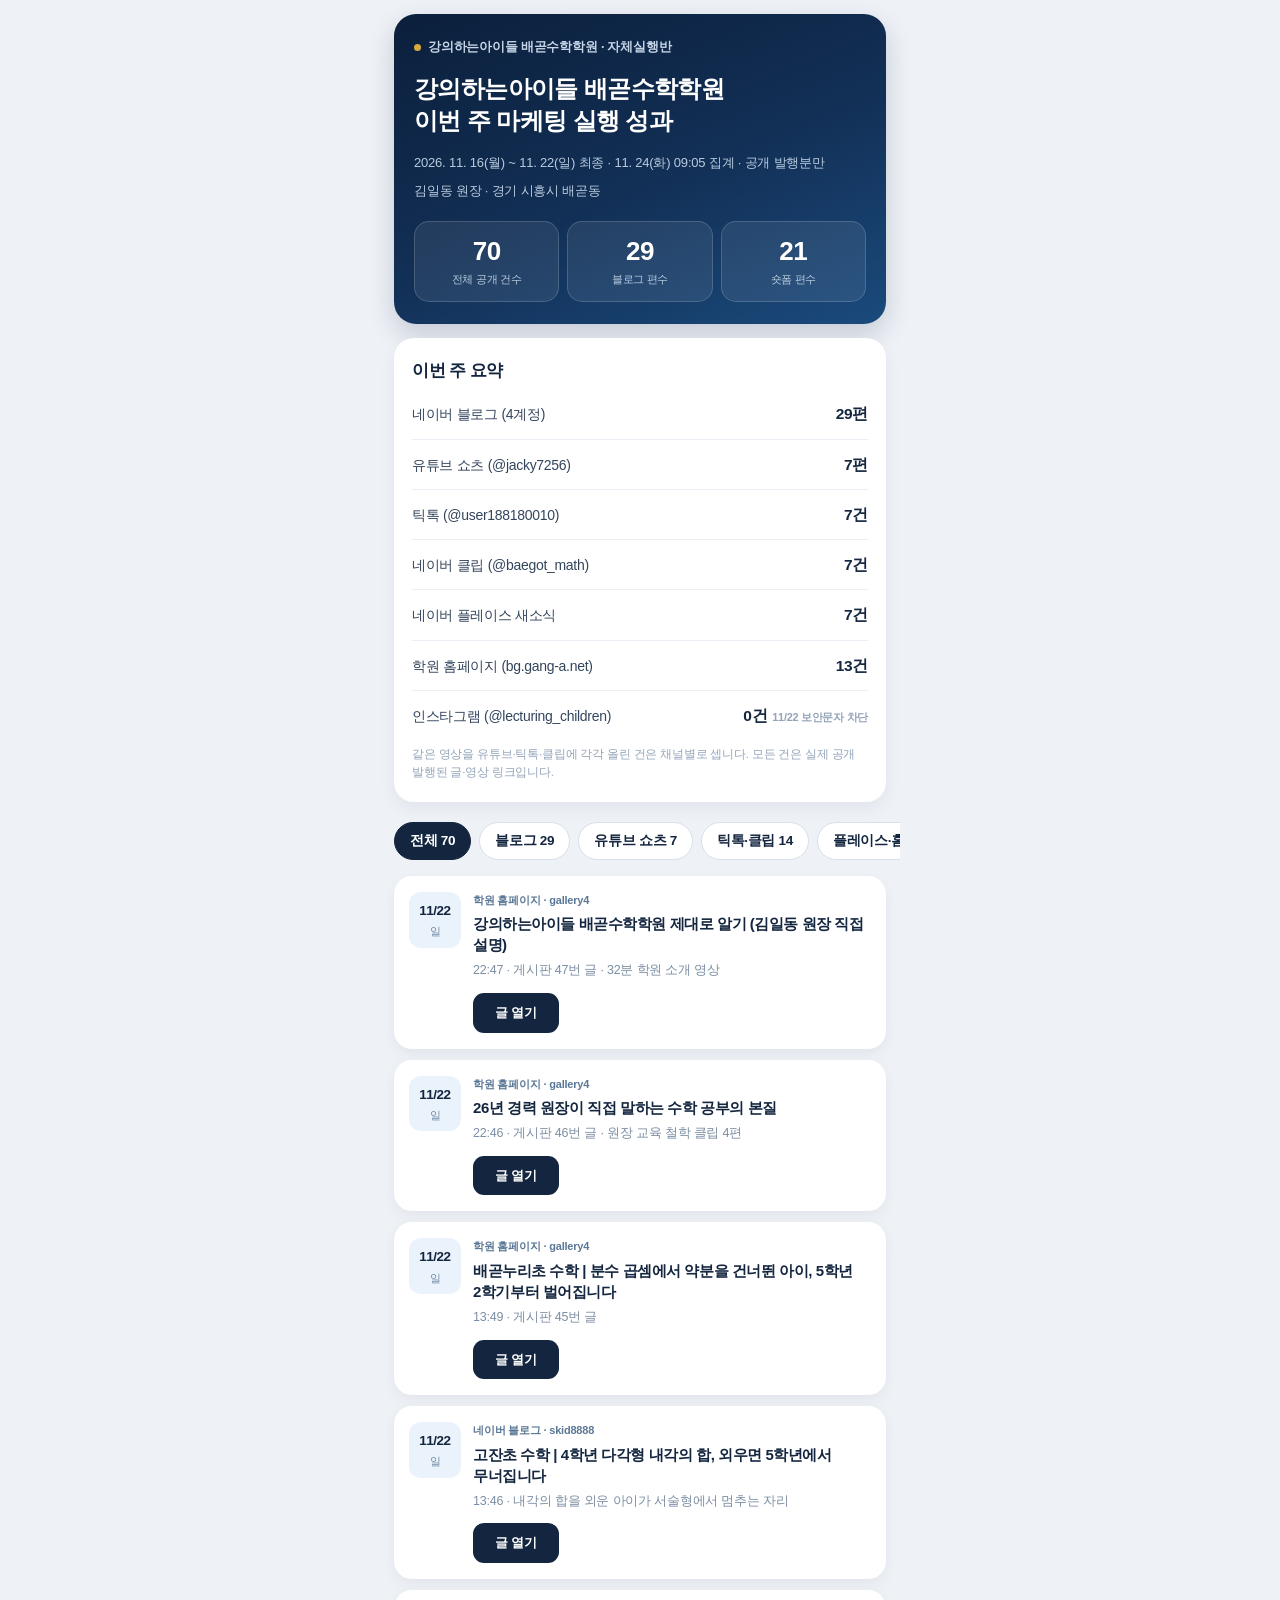
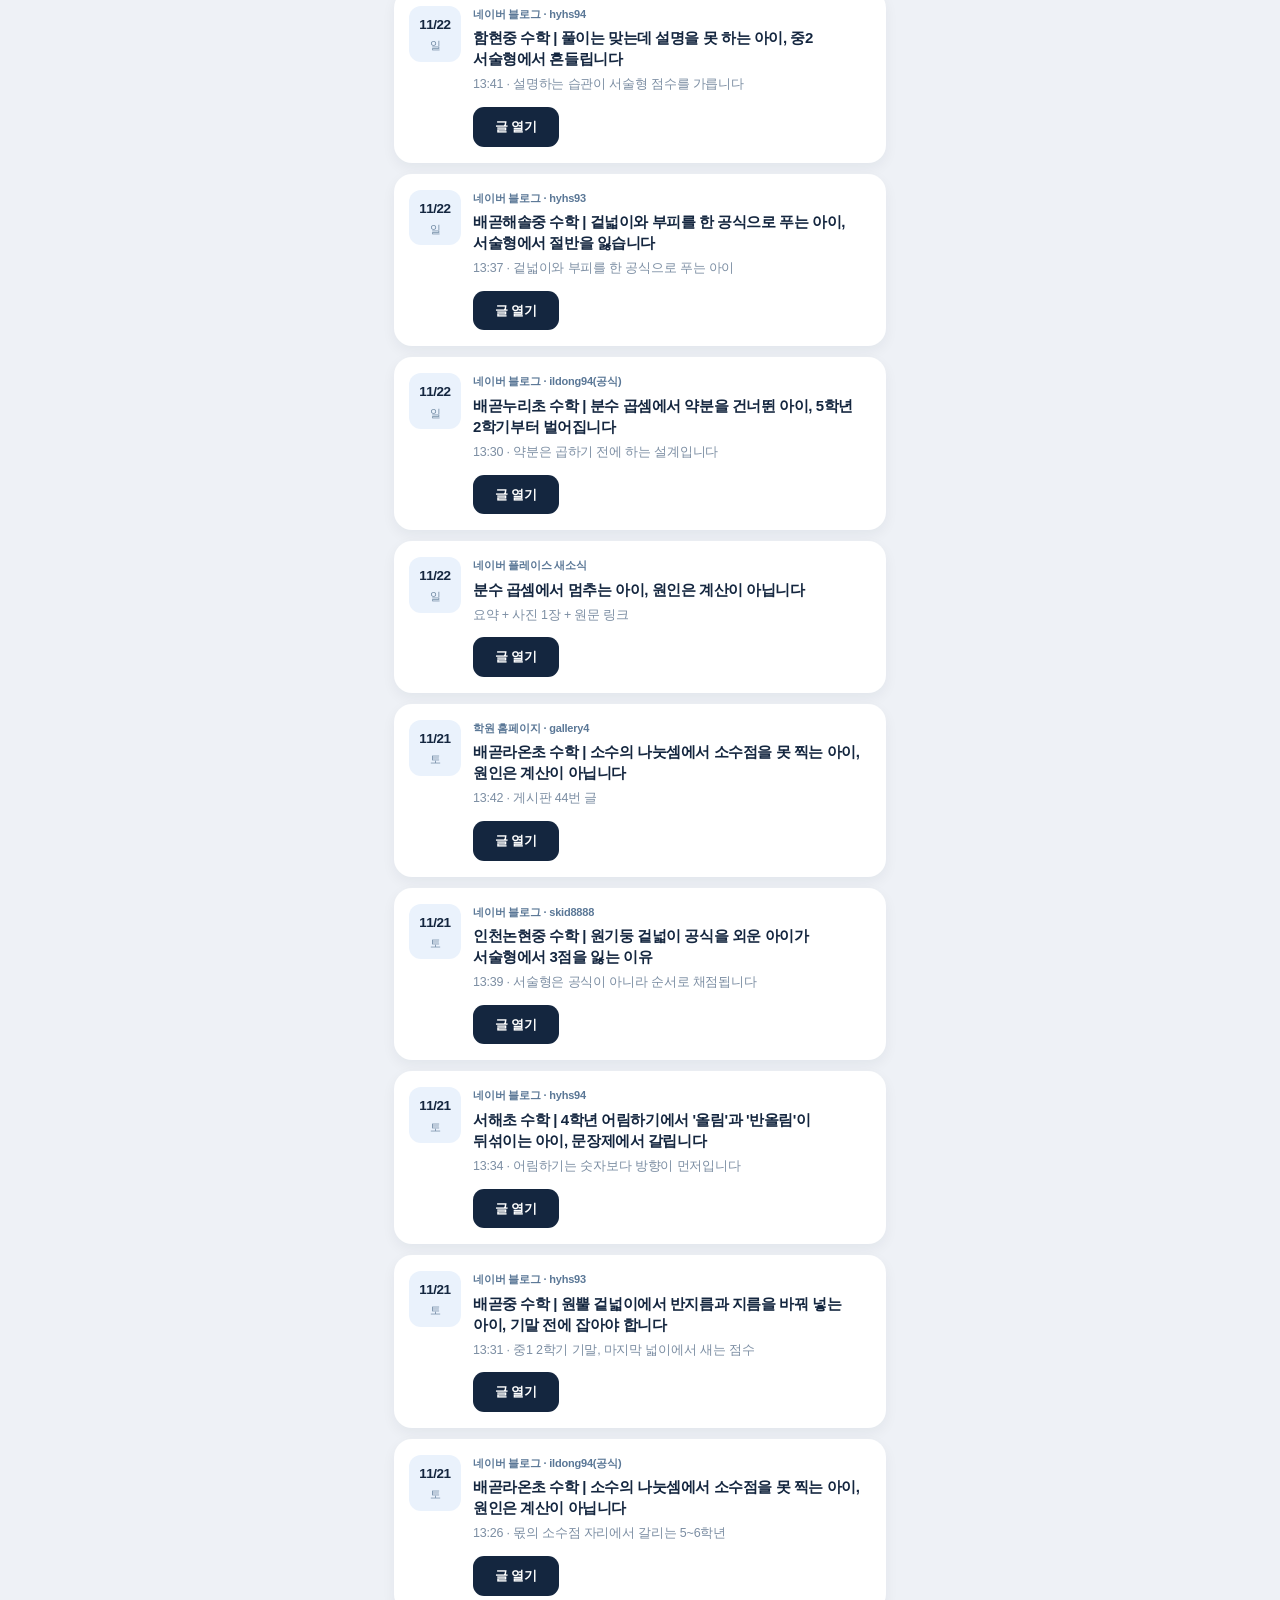
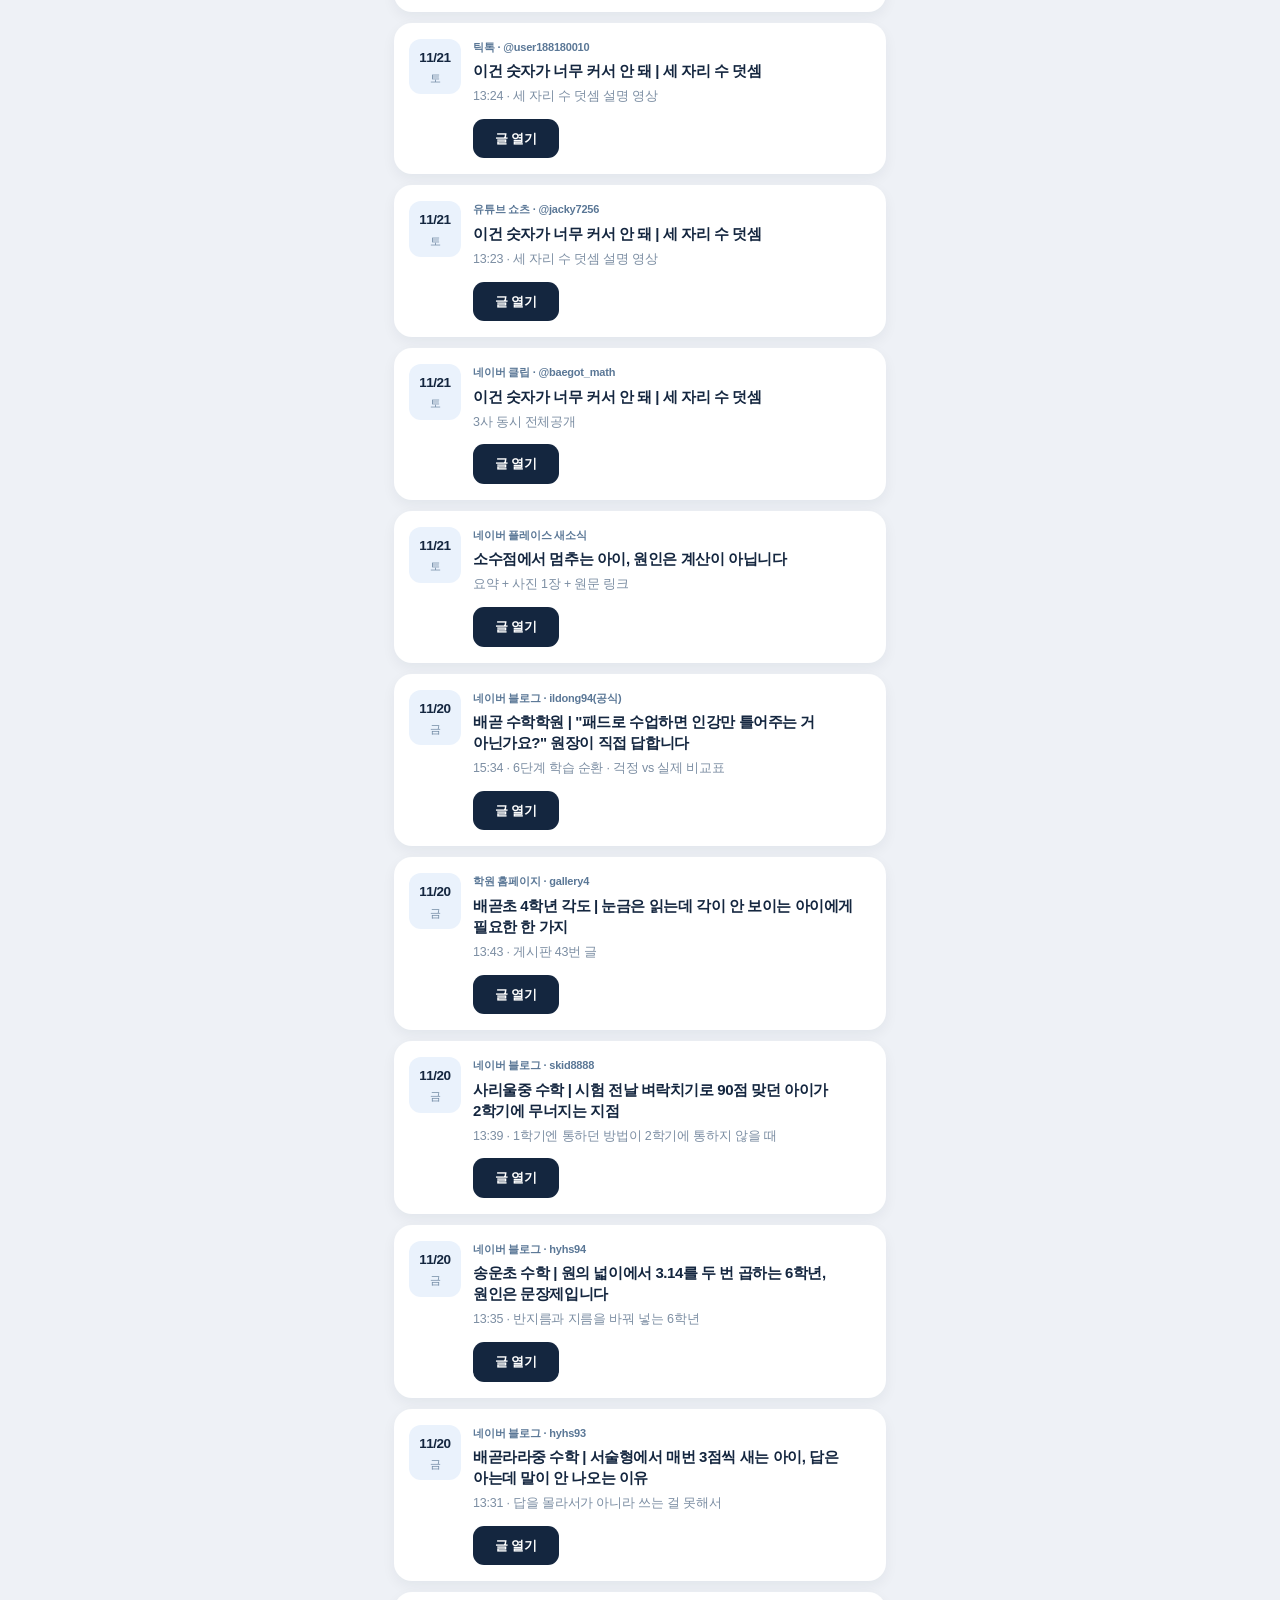
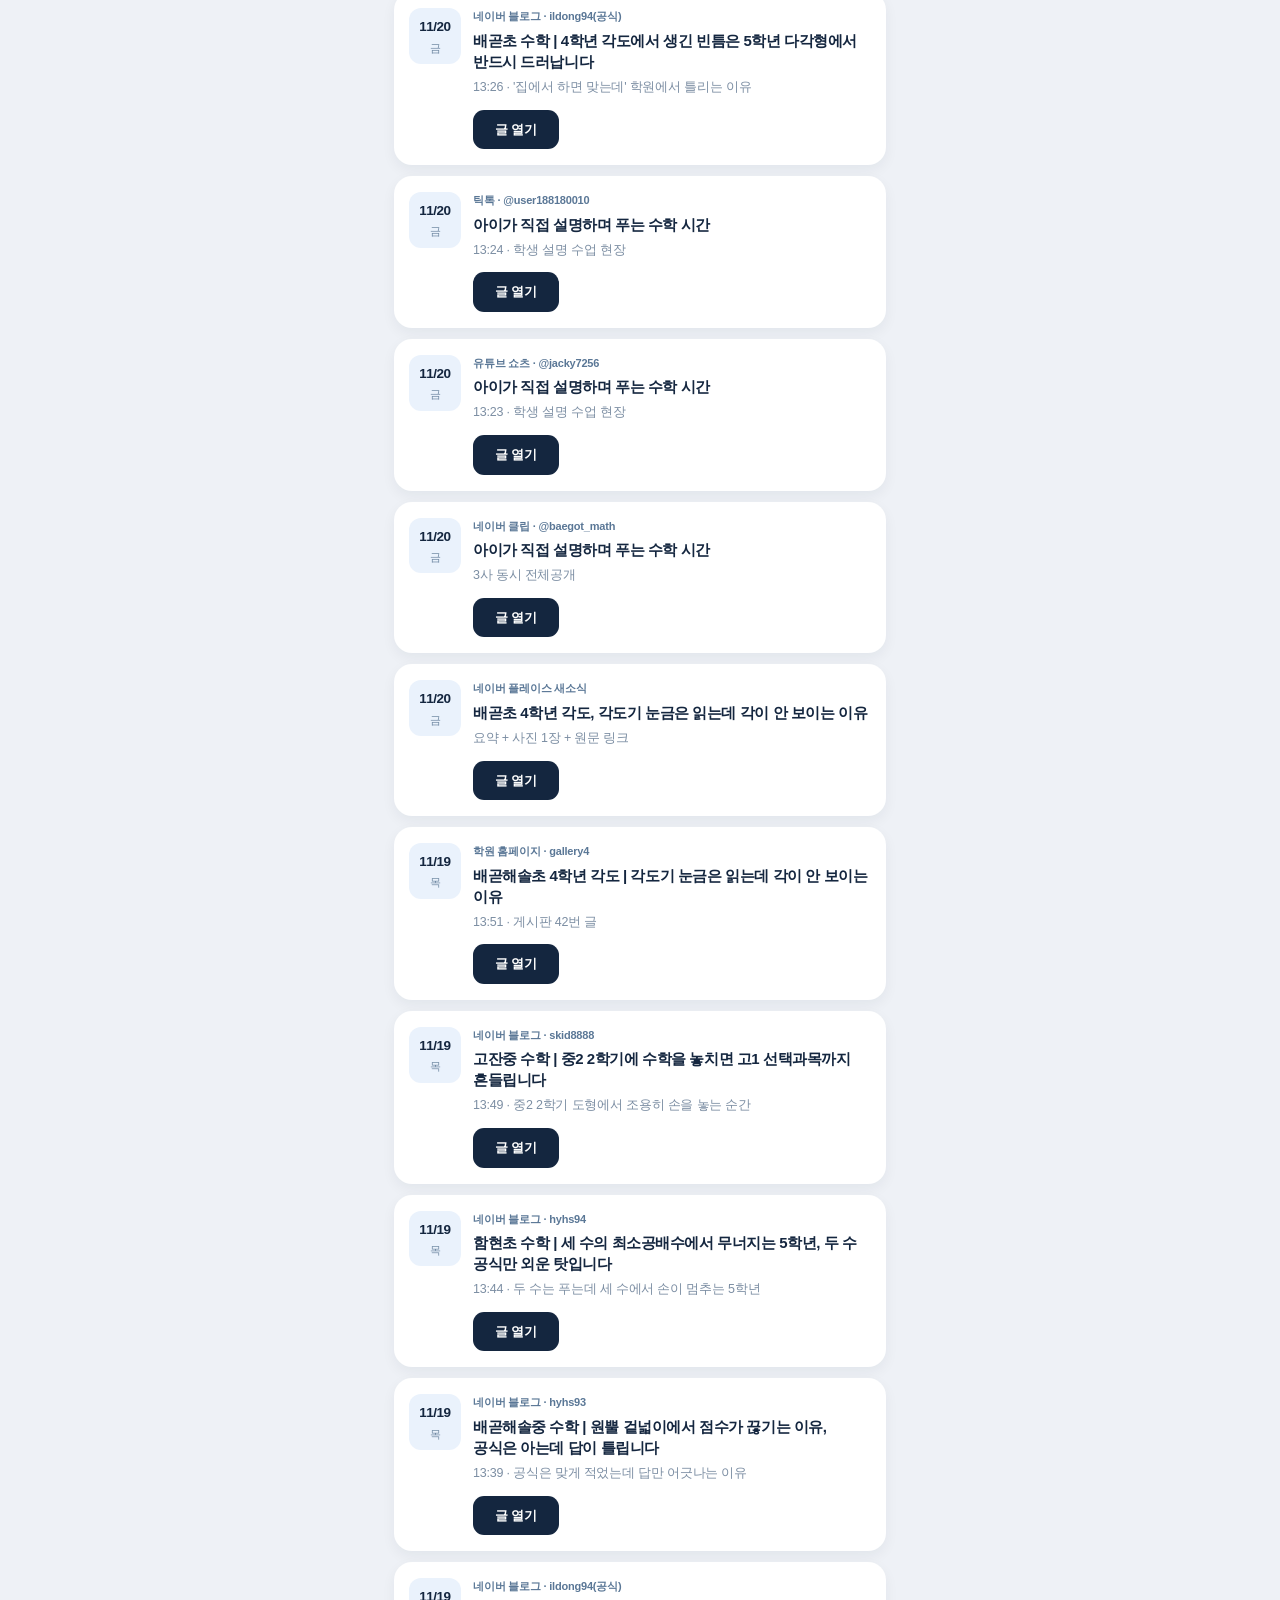
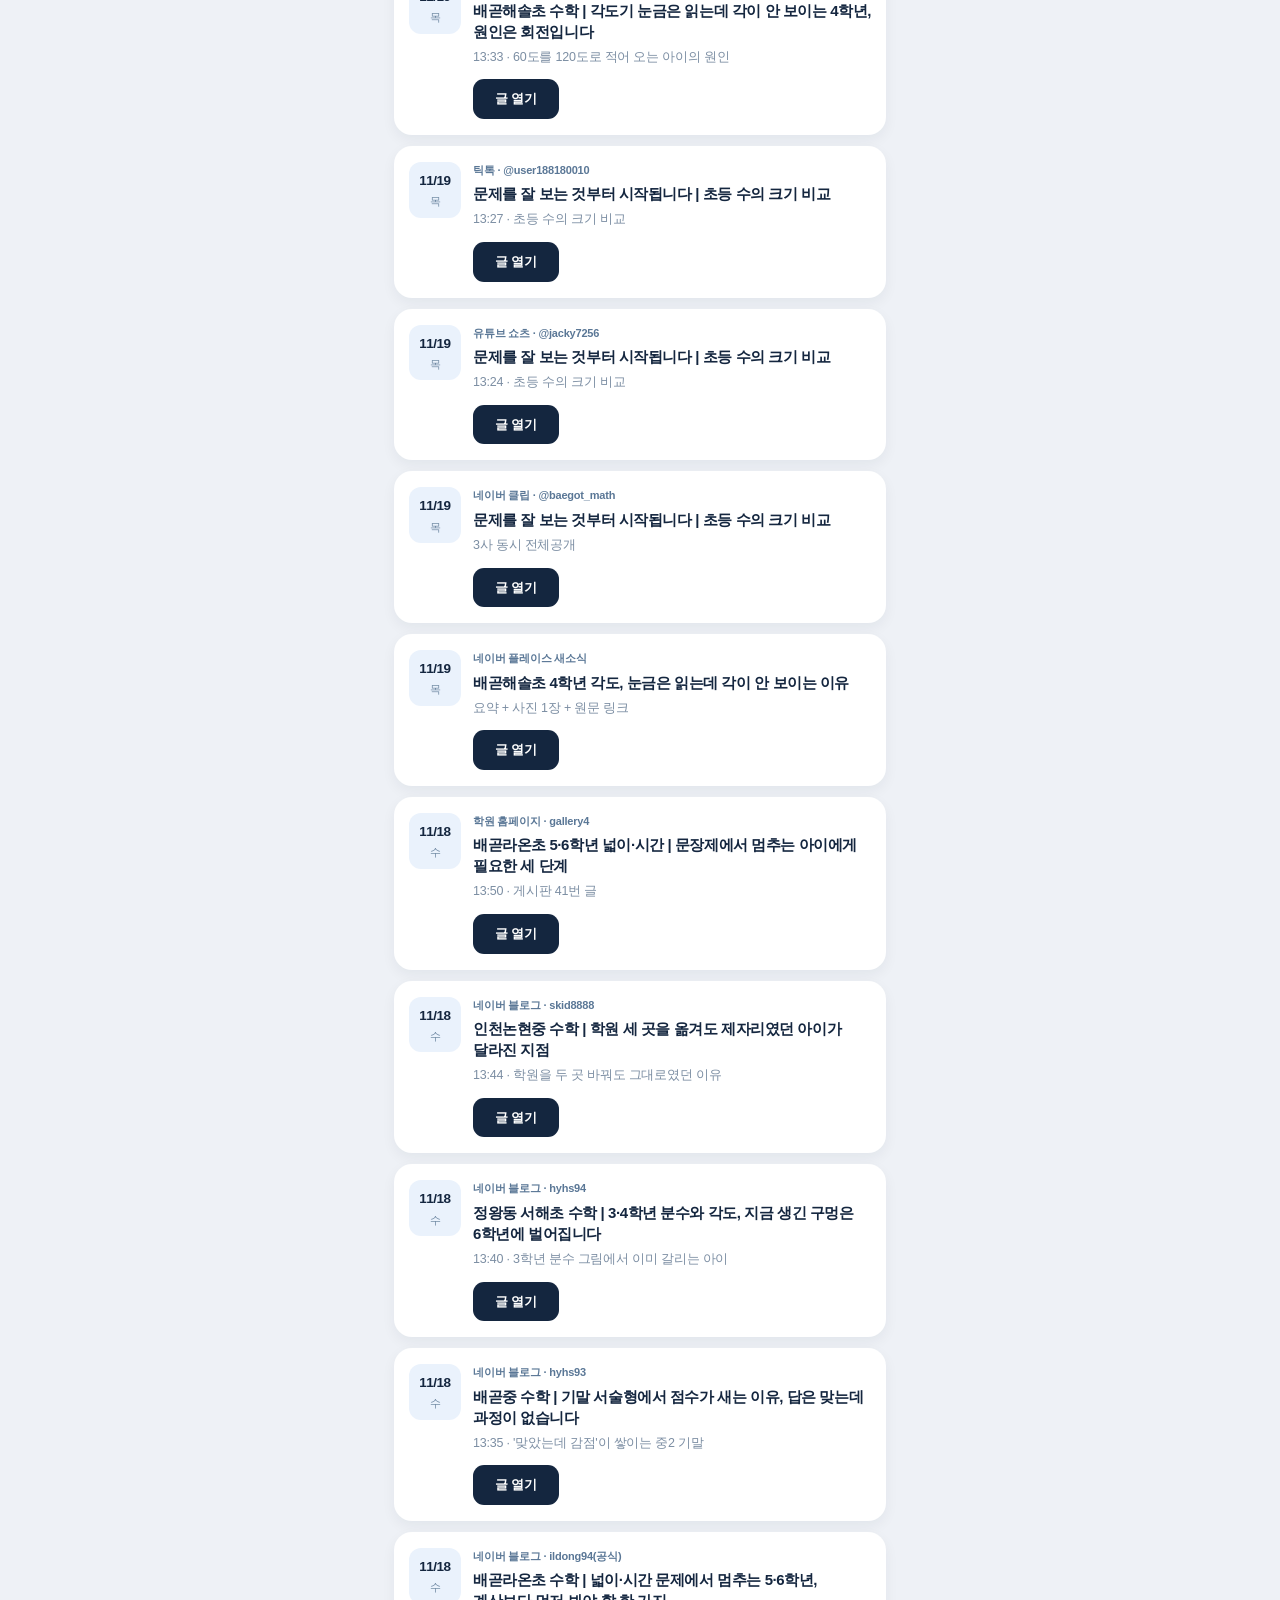
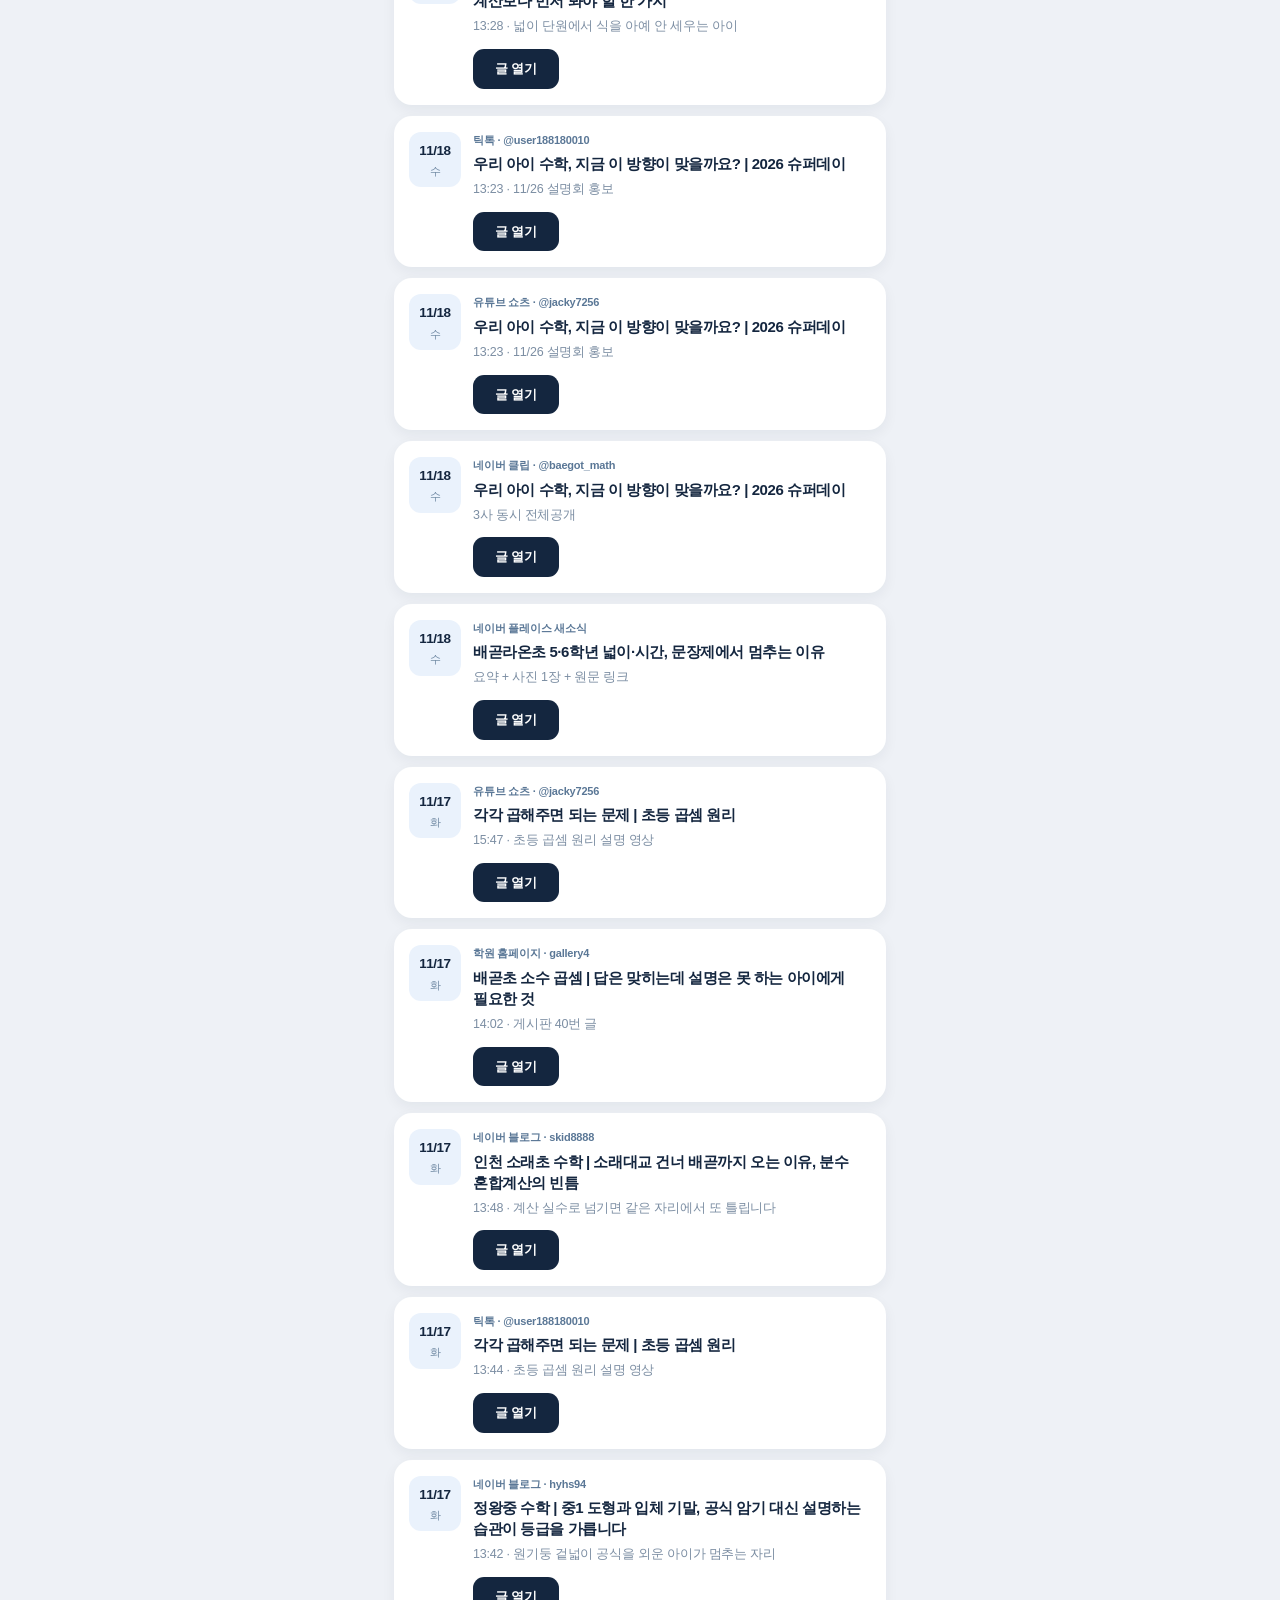
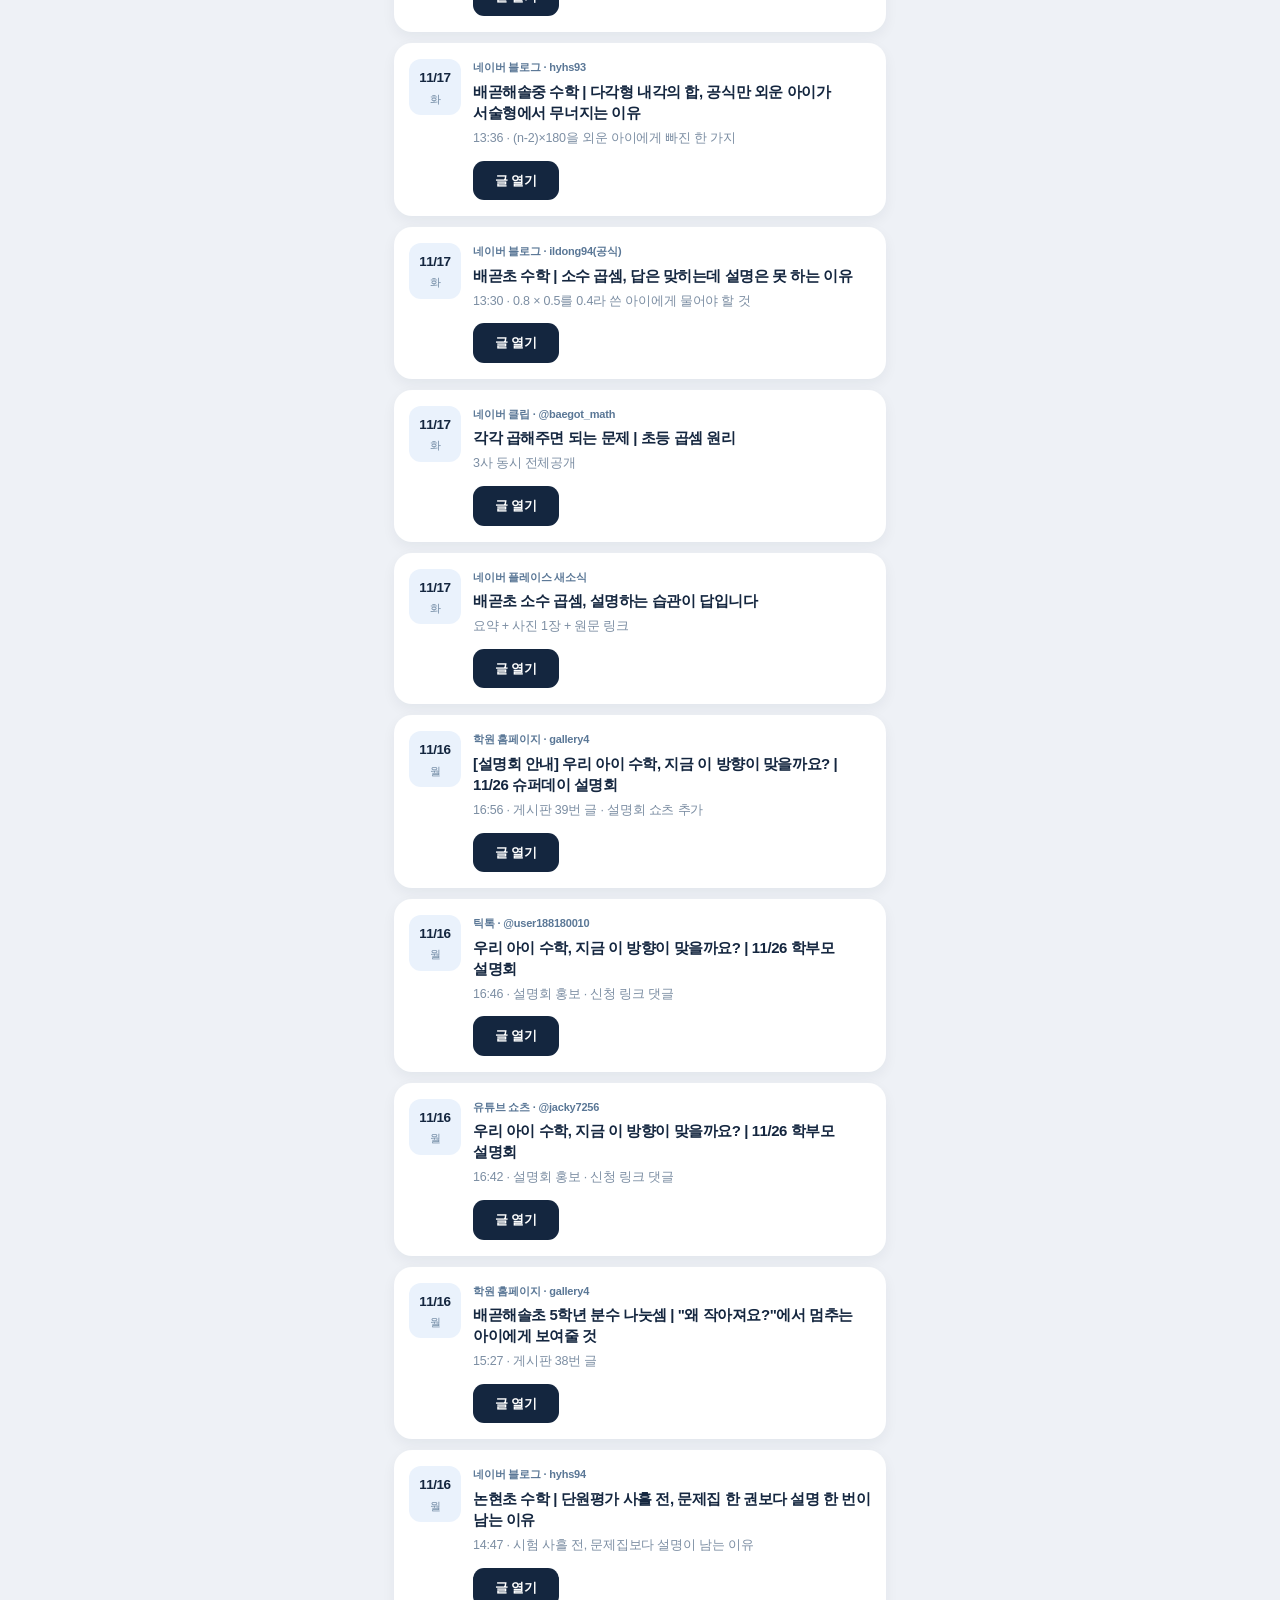
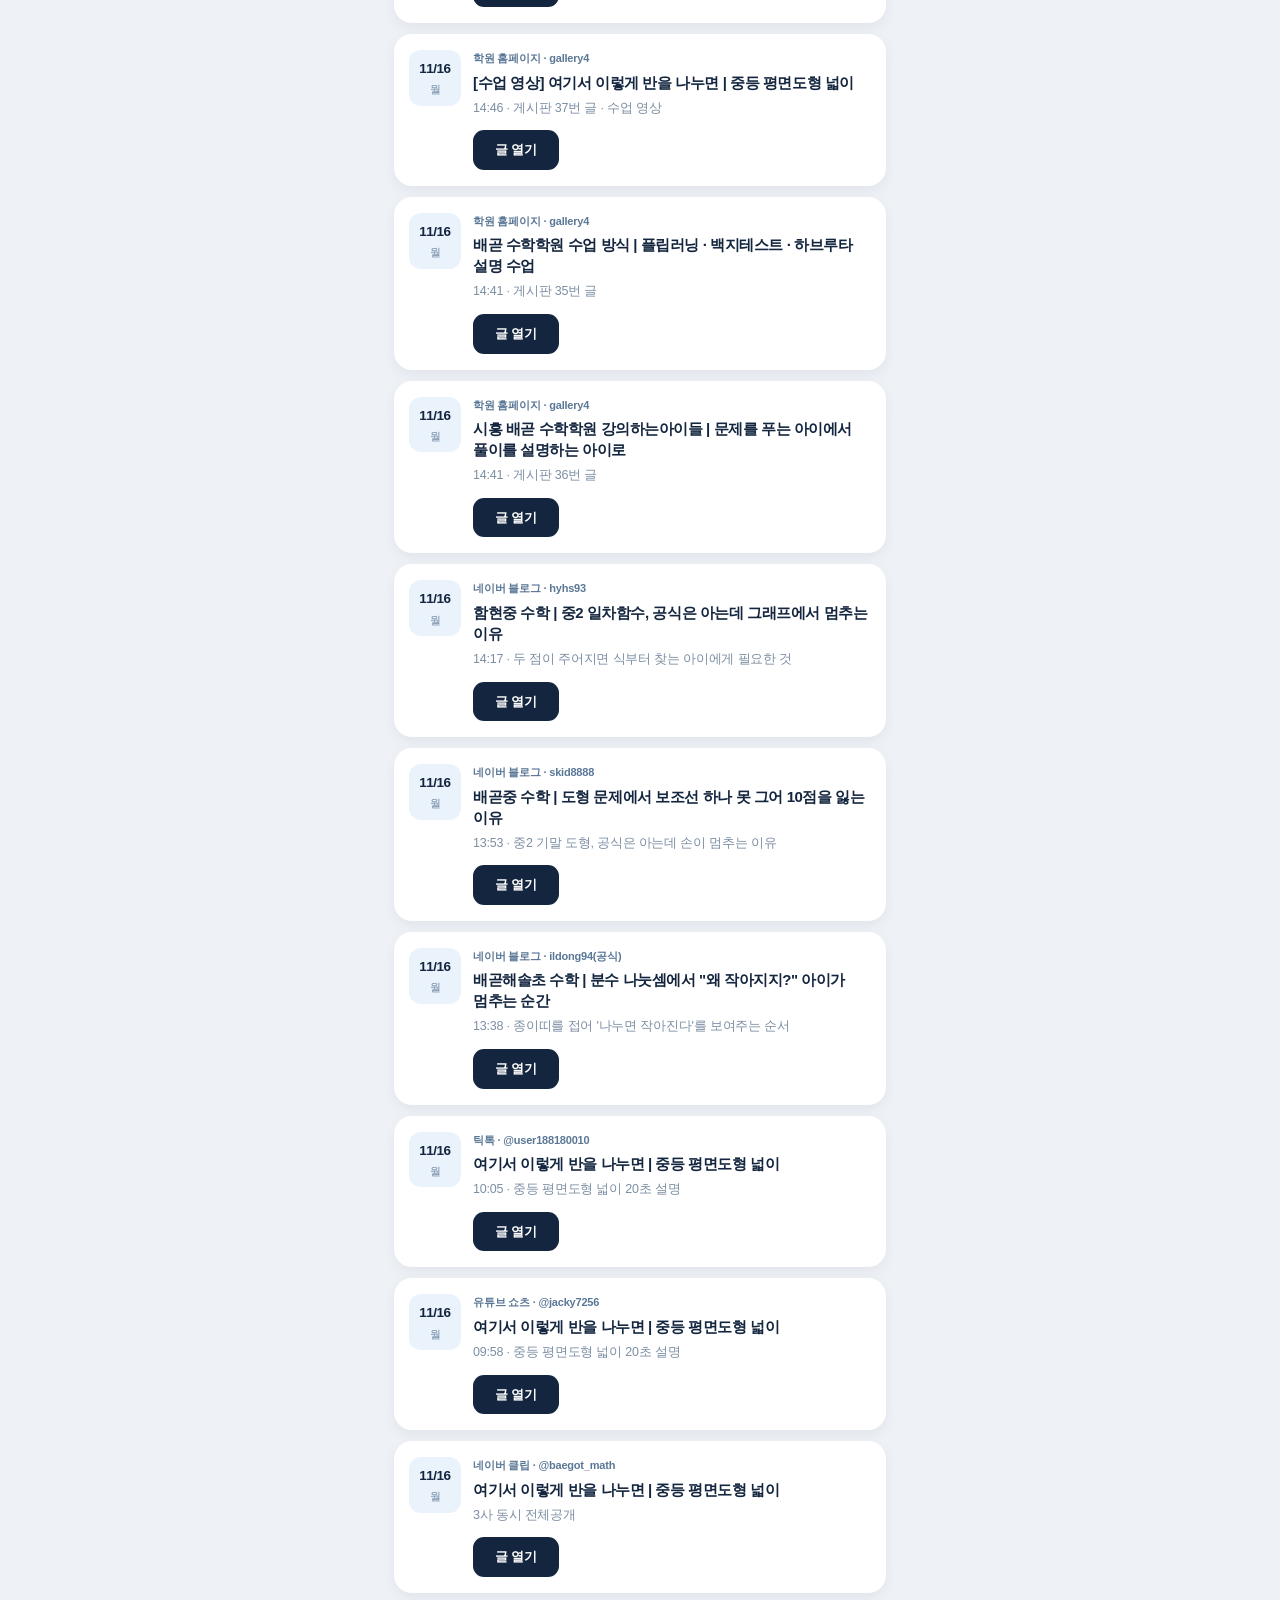
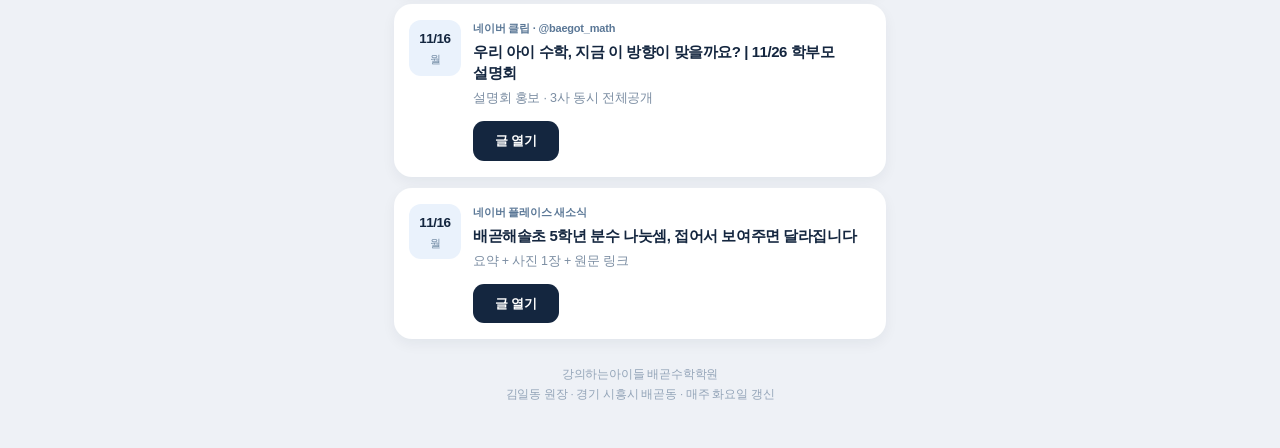
<file: index.html>
<!DOCTYPE html>
<html lang="ko">
<head>
<meta charset="utf-8">
<meta name="viewport" content="width=device-width, initial-scale=1, viewport-fit=cover">
<meta name="theme-color" content="#0d2240">
<title>강의하는아이들 배곧수학학원 이번 주 마케팅 실행 성과</title>
<meta name="description" content="김일동 원장 · 경기 시흥시 배곧동. 2026. 11. 16(월) ~ 11. 22(일) 공개 발행분 주간 성과.">
<meta property="og:type" content="website">
<meta property="og:title" content="강의하는아이들 배곧수학학원 이번 주 마케팅 실행 성과">
<meta property="og:description" content="김일동 원장 · 경기 시흥시 배곧동 · 2026. 11. 16 ~ 11. 22 공개 발행분">
<meta property="og:url" content="https://ildong0311-dot.github.io/">
<meta name="twitter:card" content="summary">
<style>
:root{
  --navy:#122a49;
  --navy-deep:#0d2240;
  --ink:#14263f;
  --ink-soft:#33455c;
  --muted:#7c8ea3;
  --line:#eaeff6;
  --bg:#eef1f6;
  --chip-line:#d7e0ec;
  --gold:#d8a93c;
}
*{box-sizing:border-box;-webkit-tap-highlight-color:transparent}
html,body{margin:0;padding:0}
body{
  background:var(--bg);
  color:var(--ink);
  font-family:-apple-system,BlinkMacSystemFont,"Apple SD Gothic Neo","Pretendard","Noto Sans KR","Malgun Gothic","Segoe UI",sans-serif;
  -webkit-font-smoothing:antialiased;
  line-height:1.5;
}
.wrap{max-width:520px;margin:0 auto;padding:14px 14px 44px}

/* 헤더 */
.hero{
  background:linear-gradient(158deg,#0b1f3b 0%,#122f55 52%,#1a4a7c 100%);
  border-radius:22px;
  padding:24px 20px 22px;
  color:#fff;
  box-shadow:0 10px 26px rgba(13,34,64,.18);
}
.badge{display:flex;align-items:center;gap:7px;font-size:12.5px;font-weight:600;color:#c7d7e8;letter-spacing:-.2px}
.badge .dot{width:7px;height:7px;border-radius:50%;background:var(--gold);flex:none}
.hero h1{
  margin:16px 0 0;
  font-size:24px;line-height:1.34;font-weight:800;letter-spacing:-.6px;color:#fff;
}
.hero h1 span{display:block}
.period{margin:16px 0 0;font-size:13px;line-height:1.55;color:#b9cbe0;letter-spacing:-.2px}
.owner{margin:8px 0 0;font-size:13px;color:#b9cbe0;letter-spacing:-.2px}
.stats{display:flex;gap:8px;margin-top:20px}
.stat{
  flex:1;text-align:center;padding:15px 4px 13px;border-radius:15px;
  background:rgba(255,255,255,.08);
  border:1px solid rgba(255,255,255,.16);
}
.stat b{display:block;font-size:26px;font-weight:800;line-height:1.1;color:#fff;letter-spacing:-.5px}
.stat span{display:block;margin-top:6px;font-size:11px;color:#b9cbe0;letter-spacing:-.3px}

/* 카드 공통 */
.card{background:#fff;border-radius:20px;padding:20px 18px;box-shadow:0 6px 18px rgba(20,38,63,.06)}
.summary{margin-top:14px}
.summary h2{margin:0 0 6px;font-size:17px;font-weight:800;letter-spacing:-.5px;color:var(--ink)}
.srow{display:flex;align-items:baseline;justify-content:space-between;gap:10px;padding:13px 0;border-bottom:1px solid var(--line)}
.srow:last-of-type{border-bottom:0;padding-bottom:4px}
.srow .lab{font-size:14px;color:var(--ink-soft);letter-spacing:-.3px}
.srow .val{font-size:15.5px;font-weight:800;color:var(--ink);white-space:nowrap;letter-spacing:-.3px}
.srow .val em{font-style:normal;font-size:11px;font-weight:600;color:#93a4b8;margin-left:5px}
.note{margin:14px 0 0;font-size:11.5px;line-height:1.6;color:#93a4b8;letter-spacing:-.2px}

/* 필터 */
.chips{
  display:flex;gap:8px;overflow-x:auto;margin:18px -14px 0;padding:2px 14px 6px;
  -webkit-overflow-scrolling:touch;scrollbar-width:none;
}
.chips::-webkit-scrollbar{display:none}
.chip{
  flex:none;border:1px solid var(--chip-line);background:#fff;color:var(--ink);
  font-family:inherit;font-size:13.5px;font-weight:700;letter-spacing:-.3px;
  padding:9px 15px;border-radius:999px;cursor:pointer;white-space:nowrap;
  transition:background .15s,color .15s,border-color .15s;
}
.chip[aria-pressed="true"]{background:var(--ink);border-color:var(--ink);color:#fff}

/* 목록 */
.list{display:grid;gap:11px;margin-top:10px}
.item{
  display:flex;gap:12px;background:#fff;border-radius:18px;padding:16px 15px;
  box-shadow:0 5px 14px rgba(20,38,63,.055);
}
.date{
  flex:none;width:52px;align-self:flex-start;text-align:center;
  background:#eaf2fc;border-radius:12px;padding:9px 0 8px;
}
.date .d{display:block;font-size:13.5px;font-weight:800;color:var(--ink);letter-spacing:-.5px}
.date .w{display:block;margin-top:2px;font-size:11px;color:#7089a3}
.body{flex:1;min-width:0}
.ch{font-size:11px;font-weight:600;color:#5a7796;letter-spacing:-.2px;margin-bottom:5px}
.ttl{margin:0;font-size:15px;font-weight:800;line-height:1.4;color:var(--ink);letter-spacing:-.45px;word-break:keep-all}
.meta{margin:6px 0 0;font-size:12.5px;line-height:1.5;color:var(--muted);letter-spacing:-.2px;word-break:keep-all}
.open{
  display:inline-block;margin-top:13px;padding:10px 22px;border-radius:11px;
  background:var(--ink);color:#fff;text-decoration:none;
  font-size:13px;font-weight:700;letter-spacing:-.2px;
}
.open:active{background:#0a1a2e}
.empty{padding:28px 0;text-align:center;font-size:13px;color:var(--muted)}

.foot{margin:26px 0 0;text-align:center;font-size:11.5px;line-height:1.7;color:#93a4b8;letter-spacing:-.2px}
</style>
</head>
<body>
<div class="wrap">
  <header class="hero">
    <div class="badge"><span class="dot"></span><span id="badge">강의하는아이들 배곧수학학원 · 자체실행반</span></div>
    <h1 id="title"></h1>
    <p class="period" id="period"></p>
    <p class="owner" id="owner"></p>
    <div class="stats" id="stats"></div>
  </header>

  <section class="card summary">
    <h2>이번 주 요약</h2>
    <div id="summary"></div>
    <p class="note" id="note"></p>
  </section>

  <nav class="chips" id="chips" aria-label="채널 필터"></nav>
  <div class="list" id="list"></div>
  <p class="foot" id="foot"></p>
</div>

<script>
(function(){
  var state = { items: [], filter: 'all' };
  var pad = function(n){ return n < 10 ? '0' + n : '' + n; };

  function esc(s){
    return String(s == null ? '' : s).replace(/[&<>"']/g, function(c){
      return {'&':'&amp;','<':'&lt;','>':'&gt;','"':'&quot;',"'":'&#39;'}[c];
    });
  }

  function income(item){
    if(item.time) return item.time + ' · ' + item.sub;
    return item.sub;
  }

  function render(){
    var list = document.getElementById('list');
    var rows = state.items.filter(function(it){
      if(state.filter === 'all') return true;
      if(state.filter === 'short') return it.cat === 'tt' || it.cat === 'clip';
      if(state.filter === 'etc') return it.cat === 'place' || it.cat === 'home';
      return it.cat === state.filter;
    });
    if(!rows.length){ list.innerHTML = '<div class="empty">해당 채널의 발행분이 없습니다.</div>'; return; }
    list.innerHTML = rows.map(function(it){
      var p = it.date.split('-');
      return '<article class="item">' +
        '<div class="date"><span class="d">' + p[1] + '/' + p[2] + '</span><span class="w">' + esc(it.dow) + '</span></div>' +
        '<div class="body">' +
          '<div class="ch">' + esc(it.ch) + '</div>' +
          '<h3 class="ttl">' + esc(it.title) + '</h3>' +
          '<p class="meta">' + esc(income(it)) + '</p>' +
          '<a class="open" href="' + esc(it.url) + '" target="_blank" rel="noopener">글 열기</a>' +
        '</div>' +
      '</article>';
    }).join('');
  }

  function bindChips(filters){
    var box = document.getElementById('chips');
    box.innerHTML = filters.map(function(f){
      return '<button class="chip" type="button" data-key="' + f.key + '" aria-pressed="' +
        (f.key === state.filter ? 'true' : 'false') + '">' + esc(f.label) + ' ' + f.count + '</button>';
    }).join('');
    box.addEventListener('click', function(e){
      var b = e.target.closest('.chip'); if(!b) return;
      state.filter = b.dataset.key;
      [].forEach.call(box.querySelectorAll('.chip'), function(c){
        c.setAttribute('aria-pressed', c === b ? 'true' : 'false');
      });
      render();
    });
  }

  fetch('data.json', { cache: 'no-store' })
    .then(function(r){ if(!r.ok) throw new Error('load'); return r.json(); })
    .then(function(d){
      document.getElementById('badge').textContent = d.badge;
      document.getElementById('title').innerHTML =
        '<span>' + esc(d.academy) + '</span><span>' + esc(d.title.replace(d.academy, '').trim()) + '</span>';
      document.getElementById('period').textContent = d.period_label;
      document.getElementById('owner').textContent = d.owner_line;
      document.getElementById('stats').innerHTML = d.stats.map(function(s){
        return '<div class="stat"><b>' + s.value + '</b><span>' + esc(s.label) + '</span></div>';
      }).join('');
      document.getElementById('summary').innerHTML = d.summary.map(function(r){
        return '<div class="srow"><span class="lab">' + esc(r.label) + '</span><span class="val">' +
          esc(r.value) + (r.note ? '<em>' + esc(r.note) + '</em>' : '') + '</span></div>';
      }).join('');
      document.getElementById('note').textContent = d.summary_note || '';
      document.getElementById('foot').innerHTML =
        esc(d.academy) + '<br>' + esc(d.owner_line) + ' · 매주 화요일 갱신';
      state.items = d.items || [];
      bindChips(d.filters || []);
      render();
    })
    .catch(function(){
      document.getElementById('list').innerHTML =
        '<div class="empty">데이터를 불러오지 못했습니다. 잠시 후 새로고침해 주세요.</div>';
    });
})();
</script>
</body>
</html>
</file>
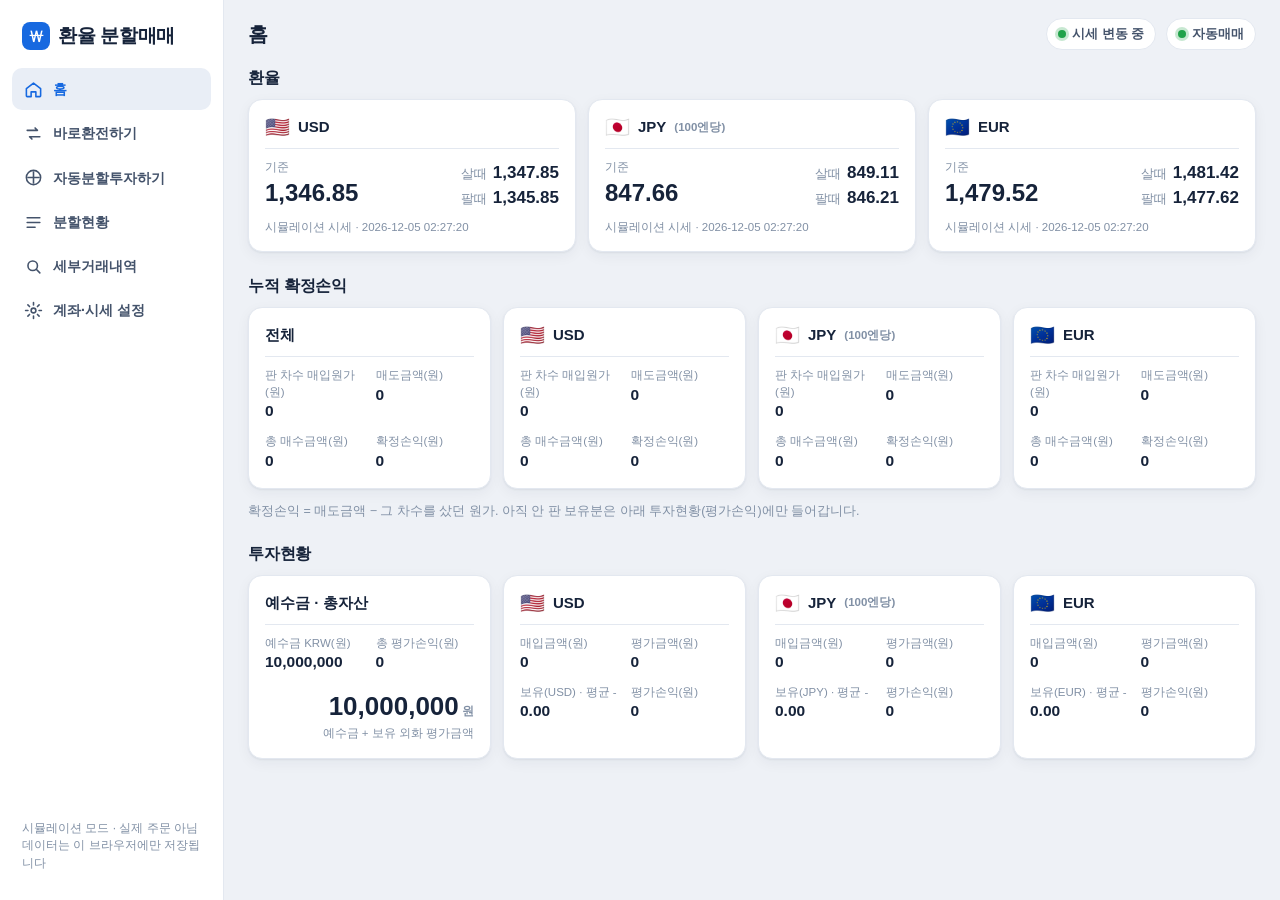
<file: fx-split/index.html>
<!DOCTYPE html>
<html lang="ko">
<head>
<meta charset="utf-8">
<meta name="viewport" content="width=device-width, initial-scale=1, viewport-fit=cover">
<title>환율 분할매매</title>
<meta name="description" content="달러·엔·유로 분할 매수/매도 자동매매 시뮬레이터">
<meta name="robots" content="noindex">
<style>
:root{
  --bg:#eef1f6; --panel:#ffffff; --panel2:#f6f8fb; --ink:#16233a; --ink2:#44536b; --muted:#8190a5;
  --line:#e3e8f0; --accent:#1769e0; --accent-ink:#ffffff; --buy:#e5582a; --sell:#1769e0;
  --up:#d6342c; --down:#2a5bd7; --ok:#21a24a; --warn:#b7791f; --warn-bg:#fff6e5; --chip:#e9eef6;
  --shadow:0 1px 2px rgba(20,35,60,.06),0 4px 14px rgba(20,35,60,.05);
}
@media (prefers-color-scheme: dark){ :root:not([data-theme="light"]){
  --bg:#0f141c; --panel:#171e29; --panel2:#1d2532; --ink:#e6ebf3; --ink2:#b4bfcf; --muted:#7f8ba0;
  --line:#2a3443; --accent:#4b8ef0; --buy:#f07a4c; --sell:#4b8ef0; --up:#ff6b61; --down:#6d97ff;
  --ok:#3cc46a; --warn:#e5b04a; --warn-bg:#2d2615; --chip:#243041; --shadow:none;
}}
:root[data-theme="dark"]{
  --bg:#0f141c; --panel:#171e29; --panel2:#1d2532; --ink:#e6ebf3; --ink2:#b4bfcf; --muted:#7f8ba0;
  --line:#2a3443; --accent:#4b8ef0; --buy:#f07a4c; --sell:#4b8ef0; --up:#ff6b61; --down:#6d97ff;
  --ok:#3cc46a; --warn:#e5b04a; --warn-bg:#2d2615; --chip:#243041; --shadow:none;
}
*{box-sizing:border-box}
html,body{margin:0}
body{background:var(--bg);color:var(--ink);font-family:-apple-system,BlinkMacSystemFont,"Apple SD Gothic Neo","Pretendard","Noto Sans KR","Malgun Gothic","Segoe UI",sans-serif;font-size:14px;line-height:1.45;-webkit-font-smoothing:antialiased}
button,input,select{font:inherit;color:inherit}
.num{font-variant-numeric:tabular-nums}
.app{display:flex;min-height:100vh}
/* 사이드바 */
.side{width:224px;flex:none;background:var(--panel);border-right:1px solid var(--line);padding:18px 12px;position:sticky;top:0;height:100vh;display:flex;flex-direction:column}
.brand{font-weight:800;font-size:19px;letter-spacing:-.3px;padding:4px 10px 18px;display:flex;align-items:center;gap:8px}
.brand i{display:inline-grid;place-items:center;width:28px;height:28px;border-radius:8px;background:var(--accent);color:#fff;font-style:normal;font-size:15px}
.nav a{display:flex;align-items:center;gap:10px;padding:11px 12px;border-radius:10px;color:var(--ink2);text-decoration:none;font-weight:600;margin-bottom:2px;cursor:pointer}
.nav a:hover{background:var(--panel2)}
.nav a.on{background:var(--chip);color:var(--accent)}
.nav svg{width:19px;height:19px;flex:none}
.side .foot{margin-top:auto;font-size:12px;color:var(--muted);padding:10px}
/* 메인 */
.main{flex:1;min-width:0;padding:18px 24px 40px}
.top{display:flex;align-items:center;gap:10px;margin-bottom:16px}
.top h1{font-size:20px;margin:0;flex:1;letter-spacing:-.3px}
.pill{display:inline-flex;align-items:center;gap:6px;padding:6px 11px;border-radius:999px;background:var(--panel);border:1px solid var(--line);font-size:12.5px;font-weight:600;color:var(--ink2);cursor:pointer}
.dot{width:8px;height:8px;border-radius:50%;background:var(--muted)}
.dot.on{background:var(--ok);box-shadow:0 0 0 3px color-mix(in srgb,var(--ok) 25%,transparent)}
.sec{font-size:16px;font-weight:800;margin:22px 0 10px;letter-spacing:-.2px}
.sec:first-child{margin-top:0}
.grid{display:grid;gap:12px;grid-template-columns:repeat(auto-fit,minmax(240px,1fr))}
.card{background:var(--panel);border-radius:14px;padding:16px;box-shadow:var(--shadow);border:1px solid var(--line);min-width:0}
.card h3{margin:0 0 10px;font-size:15px;display:flex;align-items:center;gap:8px;padding-bottom:10px;border-bottom:1px solid var(--line)}
.flag{font-size:20px;line-height:1}
.kv{display:grid;grid-template-columns:1fr 1fr;gap:10px 12px}
.kv label{display:block;font-size:11.5px;color:var(--muted)}
.kv b{font-size:15.5px;font-weight:700}
.up{color:var(--up)} .down{color:var(--down)}
.rate{display:flex;justify-content:space-between;align-items:flex-end;gap:10px}
.rate .mid{font-size:24px;font-weight:800}
.rate .sb{text-align:right;font-size:13px;color:var(--muted)}
.rate .sb b{font-size:17px;color:var(--ink);margin-left:6px}
.meta{font-size:11.5px;color:var(--muted)}
.big{font-size:26px;font-weight:800;text-align:right;margin-top:14px}
/* 버튼/폼 */
.btn{border:0;border-radius:10px;padding:10px 14px;font-weight:700;cursor:pointer;background:var(--chip);color:var(--ink)}
.btn.pri{background:var(--accent);color:var(--accent-ink)}
.btn.buy{background:var(--buy);color:#fff} .btn.sell{background:var(--sell);color:#fff}
.btn.ok{background:var(--ok);color:#fff}
.btn.ghost{background:transparent;border:1px solid var(--line)}
.btn.sm{padding:6px 10px;font-size:12.5px;border-radius:8px}
.btn:disabled{opacity:.45;cursor:not-allowed}
.row{display:flex;gap:8px;align-items:center;flex-wrap:wrap}
.field{background:var(--panel2);border-radius:10px;padding:10px 12px;margin-bottom:8px;display:flex;align-items:center;gap:10px}
.field>span{font-weight:700;font-size:13px;min-width:92px;color:var(--ink2)}
.field input,.field select{flex:1;min-width:0;border:0;background:transparent;text-align:right;font-weight:700;font-size:15px;outline:none}
.field select{text-align:left}
.field input:focus{background:var(--panel);border-radius:6px}
.field em{font-style:normal;color:var(--muted);font-size:13px}
.seg{display:inline-flex;background:var(--chip);border-radius:999px;padding:3px}
.seg button{border:0;background:transparent;padding:4px 10px;border-radius:999px;font-size:12px;font-weight:700;cursor:pointer;color:var(--muted)}
.seg button.on{background:var(--accent);color:#fff}
.inp{border:1px solid var(--line);background:var(--panel);border-radius:8px;padding:8px 10px;min-width:0}
.warn{background:var(--warn-bg);color:var(--warn);border-radius:10px;padding:10px 12px;font-size:13px;font-weight:600;margin:8px 0}
.note{font-size:12.5px;color:var(--muted)}
.two{display:grid;grid-template-columns:minmax(0,1fr) minmax(0,1fr);gap:16px}
/* 통화 선택 카드 */
.curpick{display:grid;grid-template-columns:repeat(3,1fr);gap:8px;margin-bottom:12px}
.curpick button{border:1px solid var(--line);background:var(--panel2);border-radius:12px;padding:10px;text-align:left;cursor:pointer}
.curpick button.on{background:var(--accent);color:#fff;border-color:var(--accent)}
.curpick small{display:block;opacity:.75;font-size:11px}
.curpick b{font-size:16px}
/* 바로환전 */
.qbtns{display:grid;grid-template-columns:1fr 1fr;gap:8px;margin:10px 0}
.qbtn{border-radius:14px;padding:14px 10px;text-align:center;color:#fff}
.qbtn small{display:block;font-weight:600;opacity:.9}
.qbtn b{font-size:24px}
/* 전략 리스트 */
.slist{display:flex;flex-direction:column;gap:8px}
.sitem{background:var(--panel2);border-radius:12px;padding:12px;cursor:pointer;border:2px solid transparent}
.sitem.on{border-color:var(--accent)}
.sitem .h{display:flex;justify-content:space-between;align-items:center;font-size:12px;color:var(--muted)}
.sitem .m{display:flex;justify-content:space-between;align-items:center;margin:4px 0;font-weight:800;font-size:15px}
.sitem .n{font-size:12px;font-weight:600;color:var(--ink2);display:flex;justify-content:space-between;gap:8px}
.sitem .n span:first-child{overflow:hidden;text-overflow:ellipsis;white-space:nowrap}
.badges{display:flex;gap:3px}
.bd{min-width:26px;padding:1px 6px;border-radius:5px;font-size:11px;font-weight:700;color:#fff;text-align:center}
.bd.r{background:#e0453a}.bd.o{background:#ee8a32}.bd.g{background:#8a94a3}.bd.gr{background:#2fa84f}
.tag{font-size:11px;font-weight:700;padding:2px 7px;border-radius:999px;background:var(--chip);color:var(--ink2)}
.tag.run{background:color-mix(in srgb,var(--ok) 18%,transparent);color:var(--ok)}
.tag.done{background:var(--chip);color:var(--muted)}
/* 표 */
.tbl{width:100%;border-collapse:collapse;font-size:13px}
.tbl th{font-size:11.5px;color:var(--muted);font-weight:600;text-align:right;padding:8px 8px;border-bottom:1px solid var(--line);white-space:nowrap}
.tbl td{padding:9px 8px;border-bottom:1px solid var(--line);text-align:right;white-space:nowrap}
.tbl th:first-child,.tbl td:first-child,.tbl .l{text-align:left}
.tbl .nm{max-width:220px;overflow:hidden;text-overflow:ellipsis}
.tw{overflow-x:auto;-webkit-overflow-scrolling:touch}
.empty{color:var(--muted);text-align:center;padding:30px 10px}
/* 모달 */
.modal{position:fixed;inset:0;background:rgba(10,16,28,.45);display:none;align-items:center;justify-content:center;padding:16px;z-index:50}
.modal.on{display:flex}
.modal .card{width:100%;max-width:440px}
.swrow{display:flex;align-items:center;gap:10px;padding:12px 0;border-bottom:1px solid var(--line)}
.swrow p{margin:0;flex:1;font-weight:600}
.toast{position:fixed;left:50%;bottom:90px;transform:translateX(-50%);background:var(--ink);color:var(--bg);padding:10px 16px;border-radius:10px;font-weight:600;opacity:0;transition:opacity .2s;pointer-events:none;z-index:60;max-width:calc(100% - 32px)}
.toast.on{opacity:1}
/* 하단 탭 (모바일) */
.tabs{display:none}
@media (max-width:900px){
  .side{display:none}
  .main{padding:14px 16px 96px}
  .two{grid-template-columns:minmax(0,1fr)}
  .tabs{display:flex;position:fixed;left:0;right:0;bottom:0;background:var(--panel);border-top:1px solid var(--line);padding:6px 4px calc(6px + env(safe-area-inset-bottom));z-index:40}
  .tabs a{flex:1;display:flex;flex-direction:column;align-items:center;gap:2px;font-size:11px;font-weight:600;color:var(--muted);text-decoration:none;padding:4px 0;cursor:pointer}
  .tabs a.on{color:var(--accent)}
  .tabs svg{width:22px;height:22px}
  .grid{grid-template-columns:minmax(0,1fr)}
  .curpick{grid-template-columns:repeat(3,minmax(0,1fr))}
}
</style>
</head>
<body>
<div class="app">
  <aside class="side">
    <div class="brand"><i>₩</i>환율 분할매매</div>
    <nav class="nav" id="nav"></nav>
    <div class="foot">시뮬레이션 모드 · 실제 주문 아님<br>데이터는 이 브라우저에만 저장됩니다</div>
  </aside>
  <main class="main">
    <div class="top">
      <h1 id="title">홈</h1>
      <span class="pill" id="simPill" title="시세 시뮬레이션"><span class="dot" id="simDot"></span><span id="simTxt">시세</span></span>
      <span class="pill" id="swPill"><span class="dot" id="swDot"></span>자동매매</span>
    </div>
    <div id="view"></div>
  </main>
</div>
<nav class="tabs" id="tabs"></nav>

<div class="modal" id="swModal">
  <div class="card">
    <h3>자동 매매 설정</h3>
    <div id="swBody"></div>
    <p class="note">세 가지 모두 전체 전략에 공통으로 적용됩니다. 중지해도 보유 차수는 그대로 남습니다.</p>
    <div class="row" style="justify-content:flex-end"><button class="btn" data-close>닫기</button></div>
  </div>
</div>
<div class="toast" id="toast"></div>

<script src="engine.js"></script>
<script src="app.js"></script>
</body>
</html>
</file>
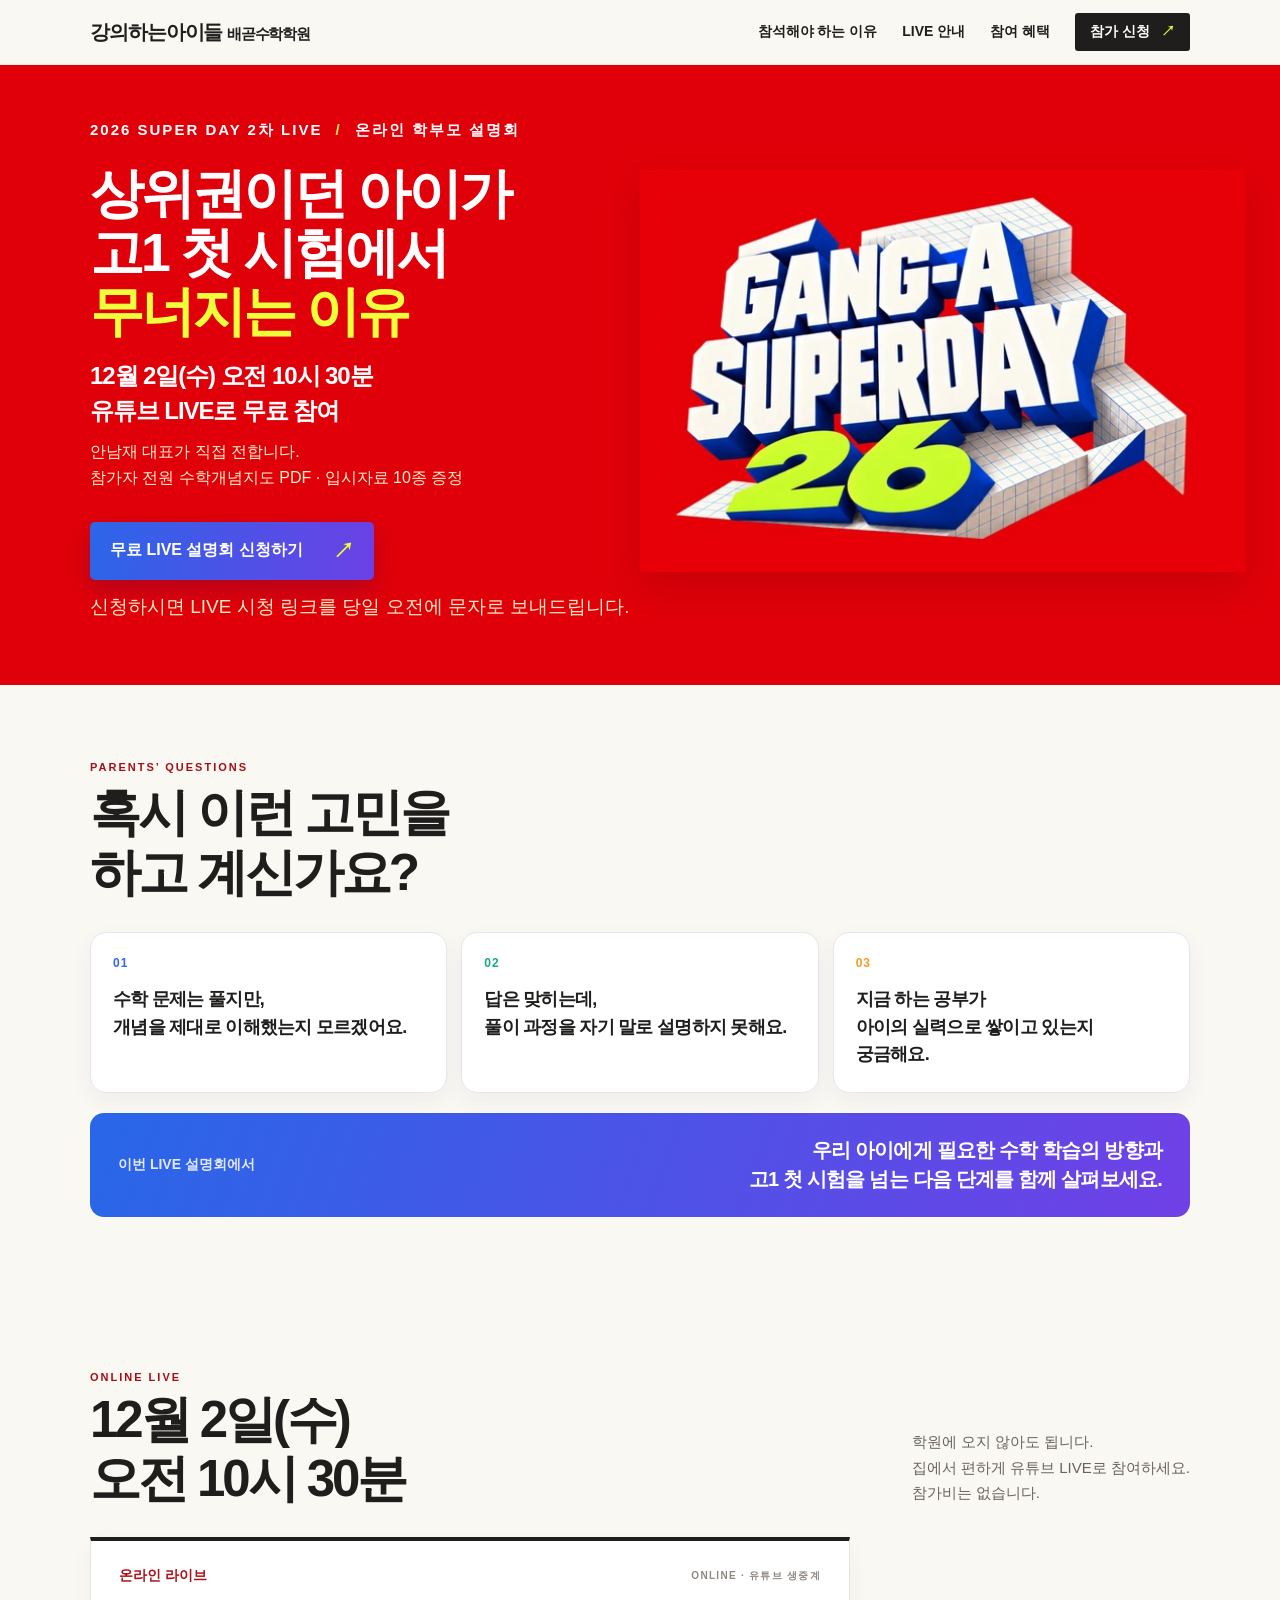
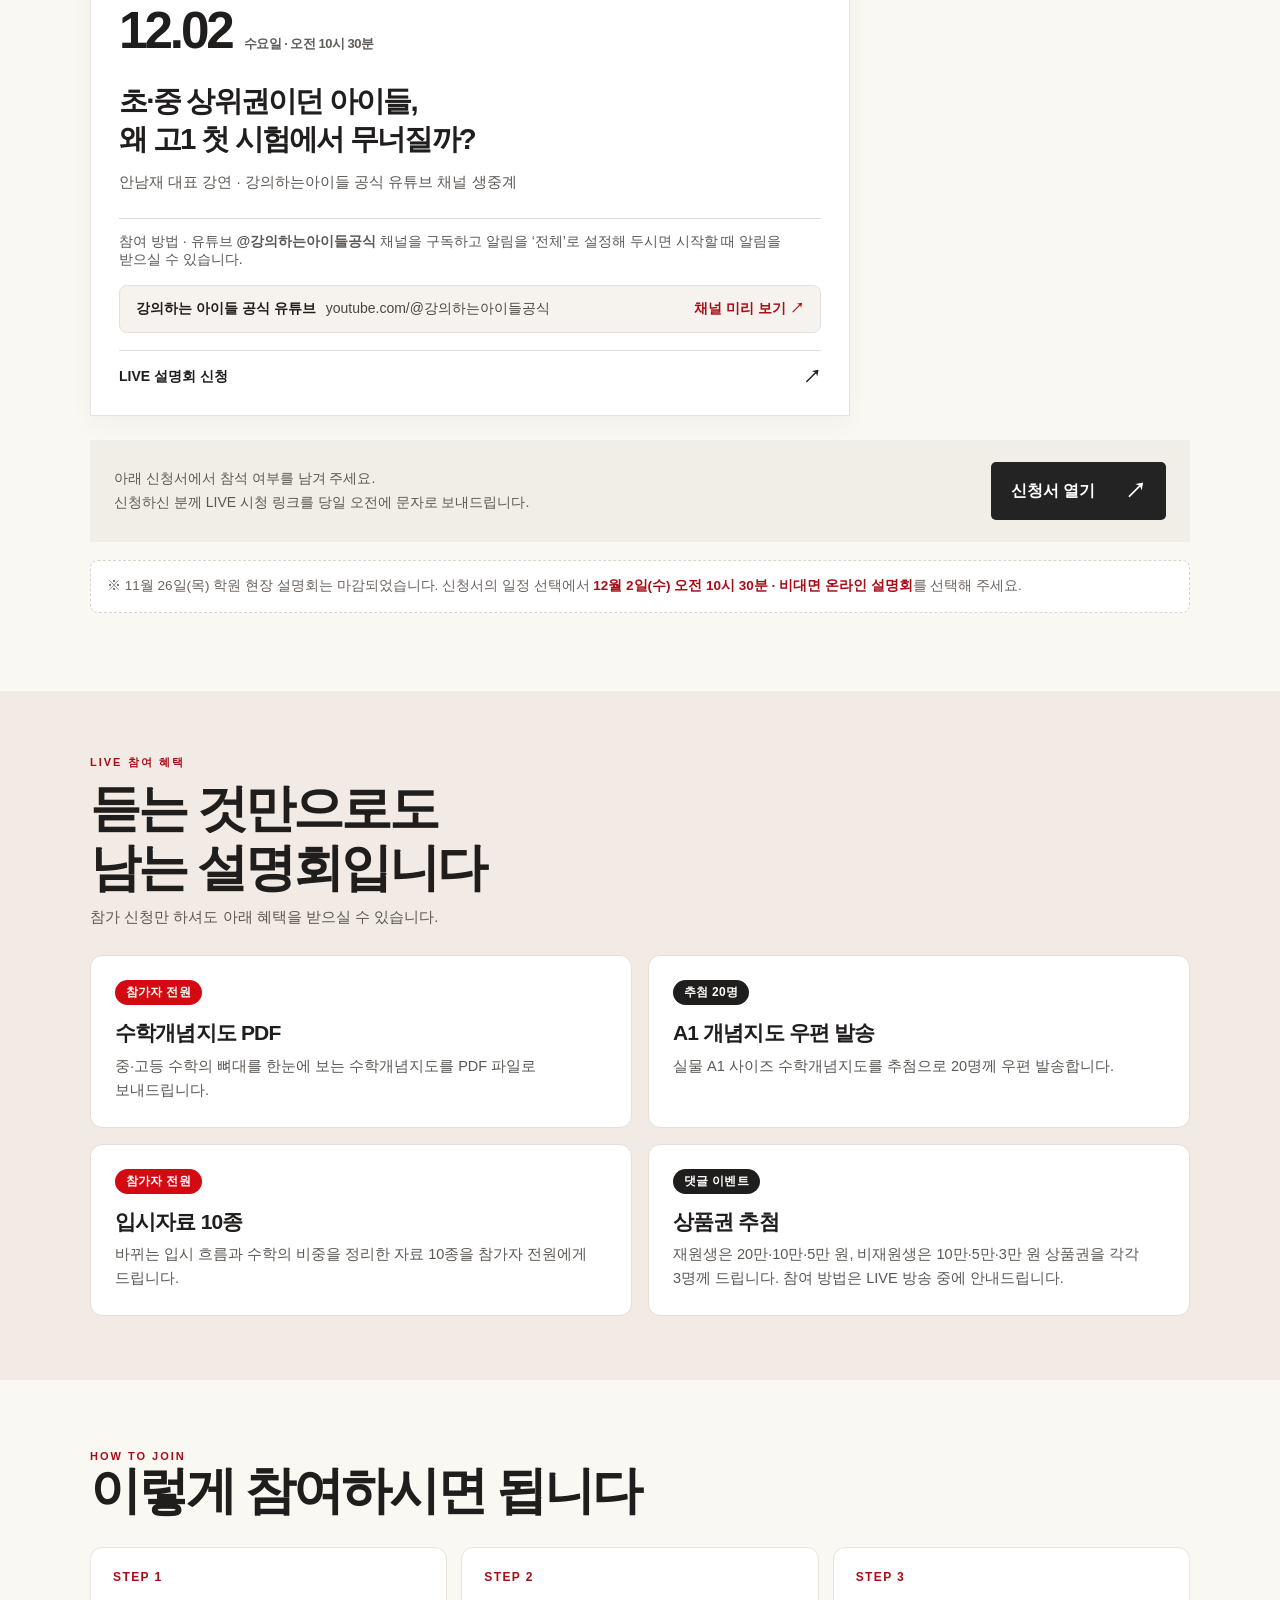
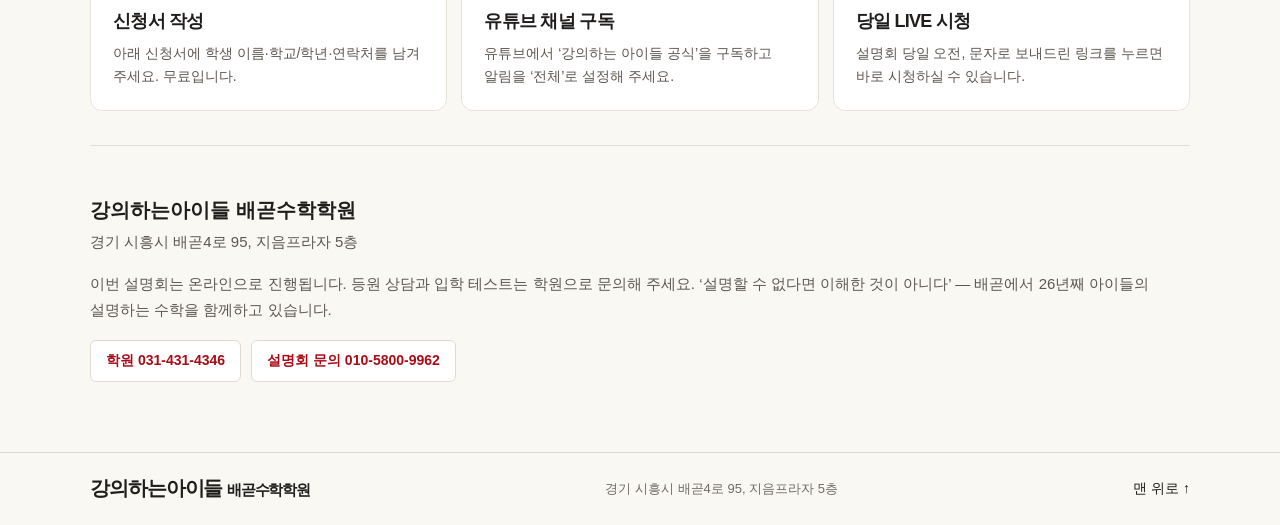
<file: superday/index.html>
<!doctype html>
<html lang="ko">
<head>
<meta charset="utf-8">
<meta name="viewport" content="width=device-width,initial-scale=1">
<meta name="theme-color" content="#e00009">
<title>12월 2일(수) 10:30 온라인 LIVE | 2026 슈퍼데이 2차 LIVE 설명회 · 강의하는아이들 배곧수학학원</title>
<meta name="description" content="12월 2일(수) 오전 10시 30분, 안남재 대표 유튜브 LIVE 설명회. 참가자 전원 수학개념지도 PDF·입시자료 10종 증정. 강의하는아이들 배곧수학학원.">
<meta property="og:type" content="website">
<meta property="og:title" content="12월 2일(수) 10:30 온라인 LIVE | 2026 슈퍼데이 2차 LIVE 설명회">
<meta property="og:description" content="안남재 대표 유튜브 LIVE 설명회 · 참가자 전원 수학개념지도 PDF·입시자료 10종 증정 · 강의하는아이들 배곧수학학원">
<meta property="og:image" content="assets/superday.webp">
<link rel="stylesheet" href="style.css?v=2">
</head>
<body>
<header>
  <div class="wrap nav">
    <a class="brand" href="#top">강의하는아이들 <small>배곧수학학원</small></a>
    <nav>
      <a href="#why">참석해야 하는 이유</a>
      <a href="#program">LIVE 안내</a>
      <a href="#benefit">참여 혜택</a>
      <a class="nav-apply" href="https://docs.google.com/forms/d/e/1FAIpQLSfSlNRi_oXCVwTx3NLolv_-1uw0Wepl1osq43cwrOlqaIVsFA/viewform">참가 신청 <b>↗</b></a>
    </nav>
  </div>
</header>

<main id="top">

  <section class="hero">
    <div class="wrap hero-inner">
      <div>
        <div class="edition">2026 SUPER DAY 2차 LIVE <span>/</span> 온라인 학부모 설명회</div>
        <h1>상위권이던 아이가<br>고1 첫 시험에서<br><em>무너지는 이유</em></h1>
        <p class="hero-lead">12월 2일(수) 오전 10시 30분<br>유튜브 LIVE로 무료 참여</p>
        <p class="hero-detail">안남재 대표가 직접 전합니다.<br>참가자 전원 수학개념지도 PDF · 입시자료 10종 증정</p>
        <a class="button primary" href="https://docs.google.com/forms/d/e/1FAIpQLSfSlNRi_oXCVwTx3NLolv_-1uw0Wepl1osq43cwrOlqaIVsFA/viewform">무료 LIVE 설명회 신청하기 <b>↗</b></a>
        <p class="hero-note">신청하시면 LIVE 시청 링크를 당일 오전에 문자로 보내드립니다.</p>
      </div>
      <img class="logo" src="assets/superday.webp" alt="강의하는아이들 슈퍼데이 26">
    </div>
  </section>

  <section class="wrap why" id="why">
    <div class="eyebrow">PARENTS&rsquo; QUESTIONS</div>
    <h2>혹시 이런 고민을<br>하고 계신가요?</h2>
    <div class="concerns">
      <article><span>01</span><p>수학 문제는 풀지만,<br>개념을 제대로 이해했는지 모르겠어요.</p></article>
      <article><span>02</span><p>답은 맞히는데,<br>풀이 과정을 자기 말로 설명하지 못해요.</p></article>
      <article><span>03</span><p>지금 하는 공부가<br>아이의 실력으로 쌓이고 있는지 궁금해요.</p></article>
    </div>
    <div class="why-answer">
      <span>이번 LIVE 설명회에서</span>
      <strong>우리 아이에게 필요한 수학 학습의 방향과<br>고1 첫 시험을 넘는 다음 단계를 함께 살펴보세요.</strong>
    </div>
  </section>

  <section class="wrap program" id="program">
    <div class="section-heading">
      <div>
        <div class="eyebrow">ONLINE LIVE</div>
        <h2>12월 2일(수)<br>오전 10시 30분</h2>
      </div>
      <p>학원에 오지 않아도 됩니다.<br>집에서 편하게 유튜브 LIVE로 참여하세요.<br>참가비는 없습니다.</p>
    </div>

    <div class="sessions live-only">
      <article class="online">
        <div class="tag">온라인 라이브 <span>ONLINE · 유튜브 생중계</span></div>
        <div class="date">12.02 <small>수요일 · 오전 10시 30분</small></div>
        <h3>초·중 상위권이던 아이들,<br>왜 고1 첫 시험에서 무너질까?</h3>
        <p>안남재 대표 강연 · 강의하는아이들 공식 유튜브 채널 생중계</p>
        <div class="where">참여 방법 · 유튜브 <b>@강의하는아이들공식</b> 채널을 구독하고 알림을 &lsquo;전체&rsquo;로 설정해 두시면 시작할 때 알림을 받으실 수 있습니다.</div>
        <div class="channel">
          <strong>강의하는 아이들 공식 유튜브</strong>
          <span>youtube.com/@강의하는아이들공식</span>
          <a href="https://www.youtube.com/@%EA%B0%95%EC%9D%98%ED%95%98%EB%8A%94%EC%95%84%EC%9D%B4%EB%93%A4%EA%B3%B5%EC%8B%9D" target="_blank" rel="noopener">채널 미리 보기 ↗</a>
        </div>
        <a class="session-link" href="https://docs.google.com/forms/d/e/1FAIpQLSfSlNRi_oXCVwTx3NLolv_-1uw0Wepl1osq43cwrOlqaIVsFA/viewform">LIVE 설명회 신청 <b>↗</b></a>
      </article>
    </div>

    <div class="apply">
      <p>아래 신청서에서 참석 여부를 남겨 주세요.<br>신청하신 분께 LIVE 시청 링크를 당일 오전에 문자로 보내드립니다.</p>
      <a class="button dark" href="https://docs.google.com/forms/d/e/1FAIpQLSfSlNRi_oXCVwTx3NLolv_-1uw0Wepl1osq43cwrOlqaIVsFA/viewform">신청서 열기 <b>↗</b></a>
    </div>
    <p class="fine">※ 11월 26일(목) 학원 현장 설명회는 마감되었습니다. 신청서의 일정 선택에서 <b>12월 2일(수) 오전 10시 30분 · 비대면 온라인 설명회</b>를 선택해 주세요.</p>
  </section>

  <section class="benefit" id="benefit">
    <div class="wrap benefit-inner">
      <div class="eyebrow">LIVE 참여 혜택</div>
      <h2>듣는 것만으로도<br>남는 설명회입니다</h2>
      <p class="benefit-lead">참가 신청만 하셔도 아래 혜택을 받으실 수 있습니다.</p>
      <div class="benefit-grid">
        <article>
          <span class="badge">참가자 전원</span>
          <h3>수학개념지도 PDF</h3>
          <p>중·고등 수학의 뼈대를 한눈에 보는 수학개념지도를 PDF 파일로 보내드립니다.</p>
        </article>
        <article>
          <span class="badge alt">추첨 20명</span>
          <h3>A1 개념지도 우편 발송</h3>
          <p>실물 A1 사이즈 수학개념지도를 추첨으로 20명께 우편 발송합니다.</p>
        </article>
        <article>
          <span class="badge">참가자 전원</span>
          <h3>입시자료 10종</h3>
          <p>바뀌는 입시 흐름과 수학의 비중을 정리한 자료 10종을 참가자 전원에게 드립니다.</p>
        </article>
        <article>
          <span class="badge alt">댓글 이벤트</span>
          <h3>상품권 추첨</h3>
          <p>재원생은 20만·10만·5만 원, 비재원생은 10만·5만·3만 원 상품권을 각각 3명께 드립니다. 참여 방법은 LIVE 방송 중에 안내드립니다.</p>
        </article>
      </div>
    </div>
  </section>

  <section class="visit" id="how">
    <div class="wrap">
      <div class="eyebrow">HOW TO JOIN</div>
      <h2>이렇게 참여하시면 됩니다</h2>
      <div class="steps">
        <article>
          <span>STEP 1</span>
          <h3>신청서 작성</h3>
          <p>아래 신청서에 학생 이름·학교/학년·연락처를 남겨 주세요. 무료입니다.</p>
        </article>
        <article>
          <span>STEP 2</span>
          <h3>유튜브 채널 구독</h3>
          <p>유튜브에서 &lsquo;강의하는 아이들 공식&rsquo;을 구독하고 알림을 &lsquo;전체&rsquo;로 설정해 주세요.</p>
        </article>
        <article>
          <span>STEP 3</span>
          <h3>당일 LIVE 시청</h3>
          <p>설명회 당일 오전, 문자로 보내드린 링크를 누르면 바로 시청하실 수 있습니다.</p>
        </article>
      </div>

      <div class="academy">
        <h3>강의하는아이들 배곧수학학원</h3>
        <p>경기 시흥시 배곧4로 95, 지음프라자 5층</p>
        <p>이번 설명회는 온라인으로 진행됩니다. 등원 상담과 입학 테스트는 학원으로 문의해 주세요. &lsquo;설명할 수 없다면 이해한 것이 아니다&rsquo; &mdash; 배곧에서 26년째 아이들의 설명하는 수학을 함께하고 있습니다.</p>
        <div class="phones">
          <a href="tel:0314314346">학원 031-431-4346</a>
          <a href="tel:01058009962">설명회 문의 010-5800-9962</a>
        </div>
      </div>
    </div>
  </section>

</main>

<footer>
  <div class="wrap nav">
    <a class="brand" href="#top">강의하는아이들 <small>배곧수학학원</small></a>
    <span>경기 시흥시 배곧4로 95, 지음프라자 5층</span>
    <a href="#top">맨 위로 ↑</a>
  </div>
</footer>

<a class="mobile-apply" href="https://docs.google.com/forms/d/e/1FAIpQLSfSlNRi_oXCVwTx3NLolv_-1uw0Wepl1osq43cwrOlqaIVsFA/viewform">12/2(수) 10:30 LIVE 신청 <b>↗</b></a>
</body>
</html>
</file>
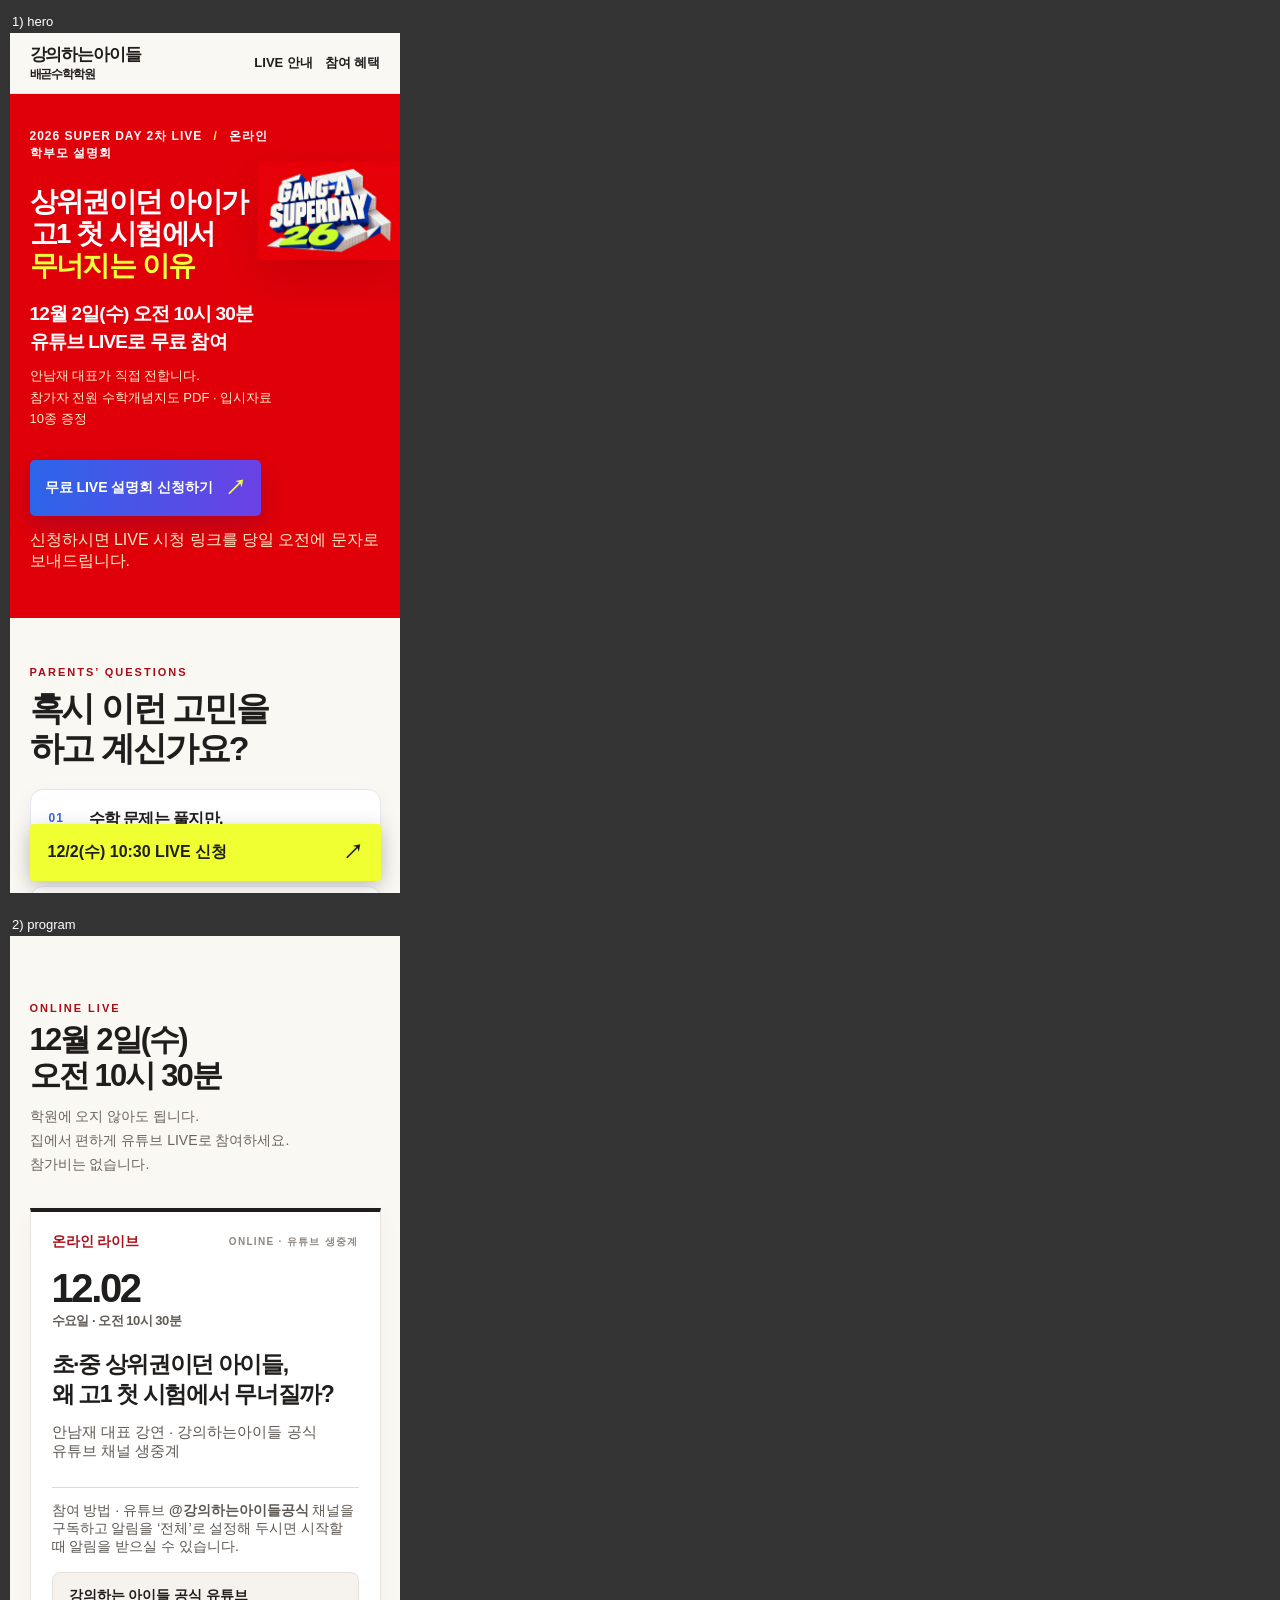
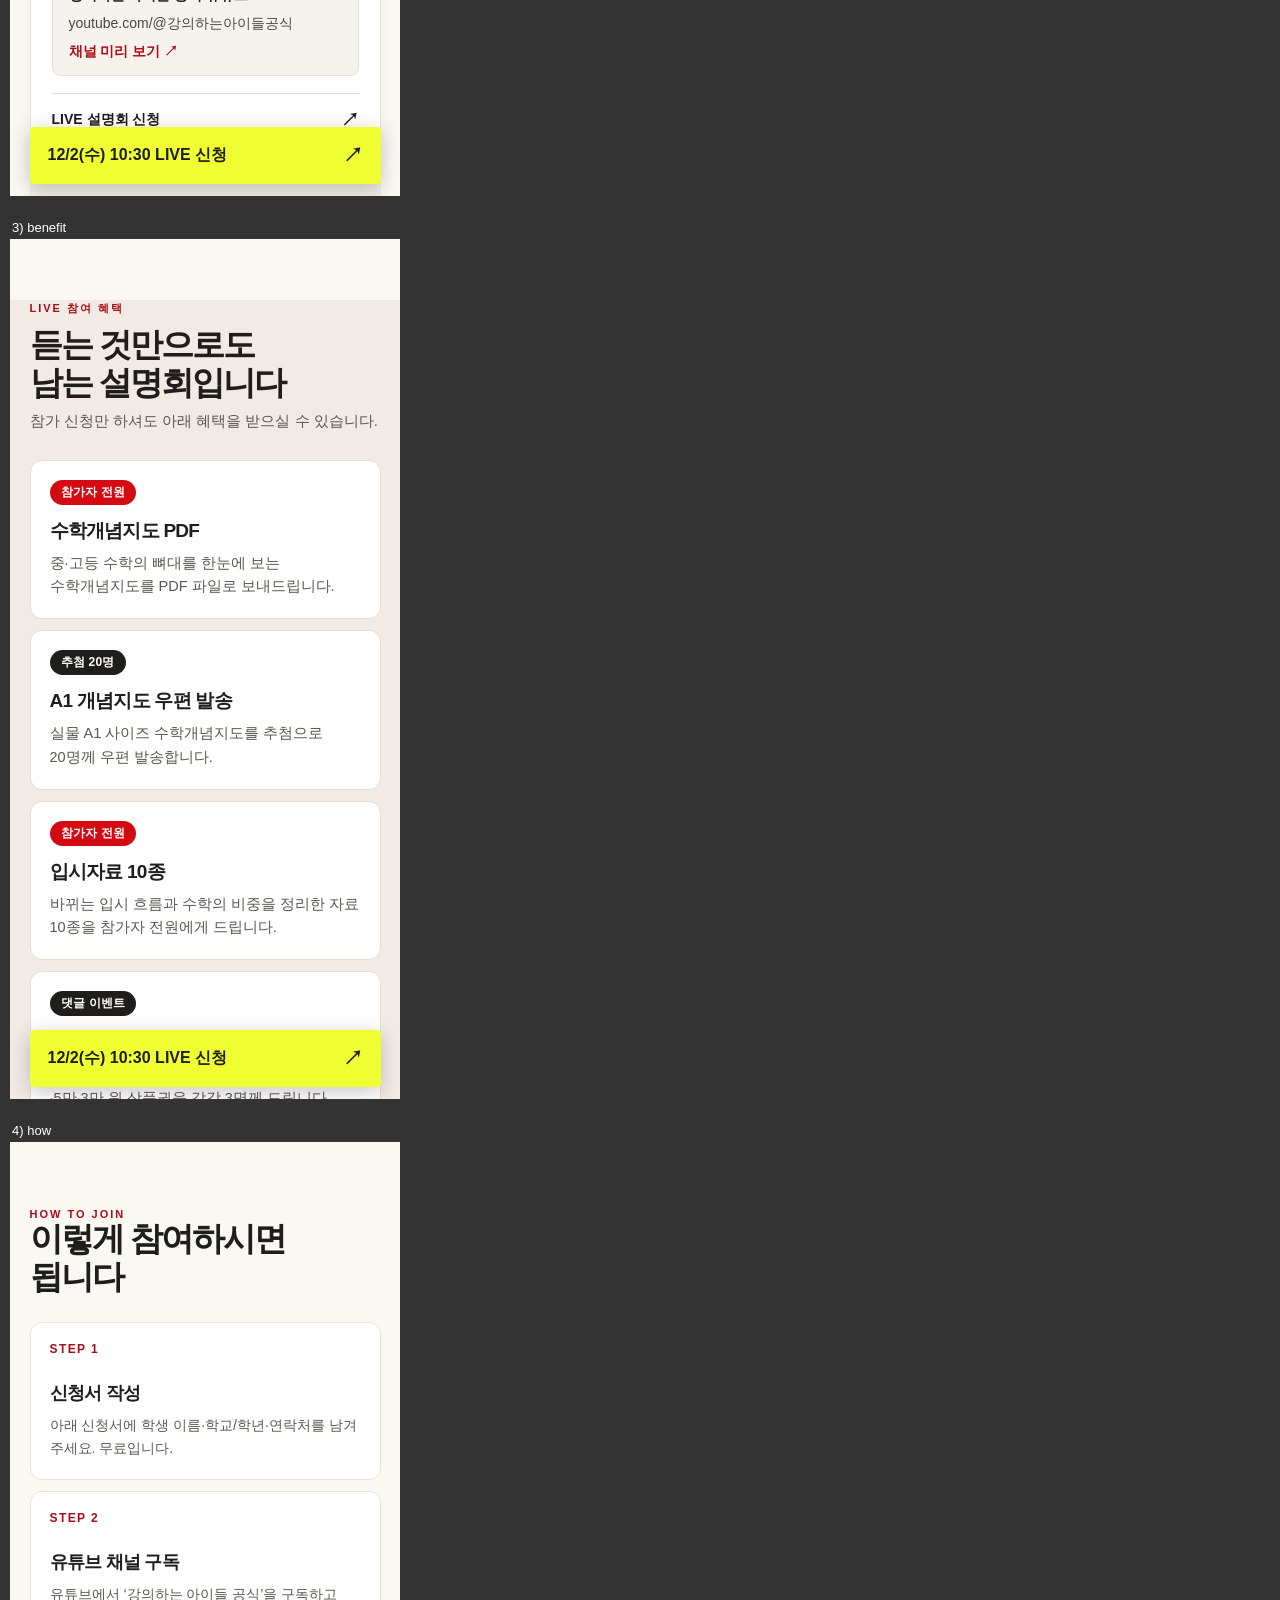
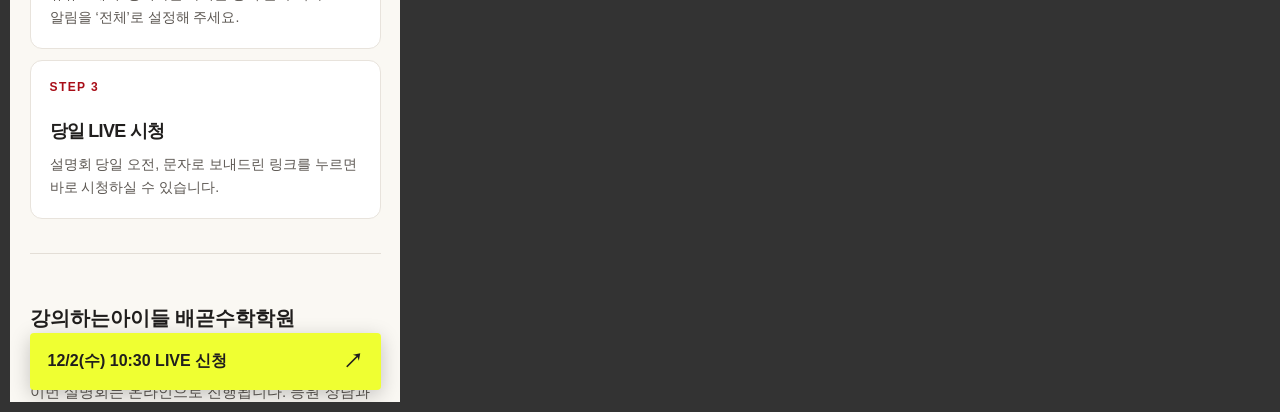
<file: superday/_preview.html>
<!doctype html><html lang="ko"><head><meta charset="utf-8"><title>mobile preview</title>
<style>body{margin:0;background:#333;font-family:sans-serif}figure{margin:0;padding:10px}figcaption{color:#fff;font-size:13px;padding:4px 2px}iframe{width:390px;height:860px;border:0;background:#fff;display:block}</style></head>
<body>
<figure><figcaption>1) hero</figcaption><iframe src="/superday/"></iframe></figure>
<figure><figcaption>2) program</figcaption><iframe src="/superday/#program"></iframe></figure>
<figure><figcaption>3) benefit</figcaption><iframe src="/superday/#benefit"></iframe></figure>
<figure><figcaption>4) how</figcaption><iframe src="/superday/#how"></iframe></figure>
</body></html>
</file>
<file: superday/style.css>
*{box-sizing:border-box}html{scroll-behavior:smooth}body{margin:0;color:#201e1d;background:#faf8f3;font-family:Arial,"Apple SD Gothic Neo","Malgun Gothic",sans-serif;word-break:keep-all}a{color:inherit;text-decoration:none}a:hover{text-decoration:underline}a:focus-visible{outline:3px solid #1764ce;outline-offset:4px}.wrap{width:min(1100px,90%);margin:auto}header{background:#faf8f3}.nav{display:flex;align-items:center;justify-content:space-between;min-height:64px;gap:14px}.brand{font-size:20px;font-weight:900;letter-spacing:-1.1px}.brand small{font-size:15px}.nav nav{display:flex;gap:25px;font-size:14px;font-weight:700}.hero{background:#e00009;color:white;overflow:hidden}.hero-inner{display:grid;grid-template-columns:1fr 1fr;align-items:center;padding:56px 0 65px}.edition{font-size:15px;font-weight:800;letter-spacing:2px}.edition span{color:#fff254;margin:0 7px}h1,h2,h3,p{margin:0}.hero h1{margin:24px 0 18px;font-size:clamp(58px,6vw,90px);line-height:1.04;letter-spacing:-.07em}.hero em{font-style:normal;color:#f0ff3a}.hero p{font-size:19px}.logo{width:110%;max-width:none;mix-blend-mode:normal}.button{padding:15px 20px;display:inline-flex;align-items:center;gap:30px;font-weight:800;border-radius:5px}.button b{font-size:21px}.primary{background:#eeff32;color:#1e2105;margin-top:30px}.dark{background:#232323;color:white}.program,.visit{padding:64px 0}.program h2,.visit h2,.benefit h2{font-size:clamp(33px,4vw,54px);letter-spacing:-.06em;line-height:1.15}.sessions{display:grid;grid-template-columns:1fr 1fr;gap:24px;margin-top:28px}.sessions article{border-top:3px solid #d40a12;padding:24px;background:white;display:flex;flex-direction:column}.tag{color:#ac101a;font-size:14px;font-weight:bold}.date{margin:16px 0 22px;font-size:clamp(40px,4vw,58px);font-weight:900;letter-spacing:-.06em}.date small{font-size:14px;letter-spacing:-.04em;display:inline-block}.sessions h3{font-size:clamp(23px,2.3vw,32px);line-height:1.32;letter-spacing:-.06em}.sessions p{margin:14px 0 26px}.where{margin-top:auto;border-top:1px solid #dedbd5;padding-top:14px;color:#5c5752;font-size:15px}.apply{display:flex;align-items:center;justify-content:space-between;gap:16px;margin-top:24px}.benefit{background:#f2eae4}.split{padding:46px 0;display:grid;grid-template-columns:1fr 1fr;align-items:center;gap:32px}.split h2{margin:17px 0}.split p,.visit p,.apply p{line-height:1.7}.split img{width:100%;border-radius:8px}.visit h3{margin:25px 0 5px}.visit p+p{margin-top:16px}.contact{display:inline-block;color:#a80d17;font-weight:bold;margin-top:18px}footer{border-top:1px solid #ddd9d3;font-size:14px}section{scroll-margin-top:18px}@media(max-width:700px){.hero-inner{grid-template-columns:1fr;padding:30px 0;position:relative}.logo{position:absolute;width:36%;right:-2%;top:54px}.hero h1{font-size:clamp(47px,9vw,62px)}.hero p{font-size:16px}.edition{font-size:12px}.sessions,.split{grid-template-columns:1fr}.program,.visit{padding:38px 0}.split{gap:22px;padding:32px 0}.sessions{gap:16px}.apply{align-items:start;flex-direction:column}.brand{font-size:17px}.brand small{display:block;font-size:12px}.nav nav{gap:12px;font-size:13px}.where{font-size:14px}}@media(prefers-reduced-motion:reduce){html{scroll-behavior:auto}}

/* refreshed event layout */
header{position:sticky;top:0;z-index:10;background:rgba(250,248,243,.96);backdrop-filter:blur(12px);border-bottom:1px solid rgba(32,30,29,.07)}
.nav nav{align-items:center}.nav-apply{padding:10px 15px;background:#201e1d;color:#fff;border-radius:3px}.nav-apply b{color:#efff37;margin-left:7px}
.hero-inner{min-height:480px}.hero h1{max-width:620px}.logo{filter:drop-shadow(0 16px 20px rgba(80,0,0,.16))}
.program{padding-top:78px;padding-bottom:78px}.section-heading{display:flex;justify-content:space-between;align-items:end;gap:24px}.section-heading h2{margin-top:8px}.section-heading>p{color:#6b625d;line-height:1.7;font-size:15px;padding-bottom:3px}.eyebrow{font-size:11px;letter-spacing:2px;font-weight:800;color:#a80d17}
.sessions{gap:18px}.sessions article{position:relative;min-height:350px;border:1px solid #e8e3dc;border-top:4px solid #d40a12;padding:26px 28px;box-shadow:0 8px 24px rgba(36,28,21,.035);transition:transform .2s ease,box-shadow .2s ease}.sessions article:hover{transform:translateY(-3px);box-shadow:0 14px 32px rgba(36,28,21,.09)}.sessions article.online{border-top-color:#201e1d}.sessions .tag{display:flex;align-items:center;justify-content:space-between}.sessions .tag span{font-size:10px;letter-spacing:1.3px;color:#8f8882}.date{display:flex;align-items:baseline;gap:12px}.date small{font-size:13px;color:#625c57}.sessions h3{min-height:84px}.sessions p{font-size:15px;color:#5c5752}.where{font-size:14px}.session-link{display:flex;align-items:center;justify-content:space-between;border-top:1px solid #e4dfd8;padding-top:14px;margin-top:17px;font-size:14px;font-weight:800;color:#ad0b15}.online .session-link{color:#201e1d}.session-link b{font-size:18px}
.apply{padding:22px 24px;background:#f1eee8}.apply p{font-size:14px;color:#5c5752}.benefit{background:#f2eae4}.split{padding-top:58px;padding-bottom:58px}.split img{box-shadow:0 12px 32px rgba(44,28,20,.1)}.visit{padding-top:70px;padding-bottom:70px}.visit h3{font-size:20px}.contact{padding:12px 16px;background:#fff;border:1px solid #e1dad3;border-radius:3px}footer .nav{min-height:72px}footer .nav span{font-size:13px;color:#716b65}.mobile-apply{display:none}
@media(max-width:700px){.nav{min-height:60px}.nav nav{gap:12px}.nav-apply{display:none}.hero-inner{min-height:420px;padding-top:34px;padding-bottom:40px}.logo{top:68px;right:-7%;width:42%}.program{padding-top:48px;padding-bottom:48px}.section-heading{display:block}.section-heading>p{margin-top:12px;font-size:14px}.sessions article{min-height:0;padding:21px}.date{display:block;margin:15px 0 19px}.date small{display:block;margin-top:1px}.sessions h3{min-height:0}.where{margin-top:0}.session-link{margin-top:17px}.apply{padding:18px}.split{padding:34px 0}.visit{padding:48px 0 72px}footer .nav{padding:16px 0;min-height:70px;flex-wrap:wrap;justify-content:flex-start;gap:8px 15px}footer .nav span{flex-basis:100%;order:3}.mobile-apply{position:fixed;display:flex;z-index:20;bottom:12px;left:5%;right:5%;justify-content:space-between;align-items:center;background:#efff32;color:#201e1d;padding:15px 18px;border-radius:4px;box-shadow:0 5px 20px rgba(0,0,0,.22);font-weight:900}.mobile-apply b{font-size:20px}}
@media(prefers-reduced-motion:reduce){.sessions article{transition:none}}

/* parent-focused hook and reasons to attend */
.why{padding-top:76px;padding-bottom:76px}.why h2{font-size:clamp(34px,4vw,52px);line-height:1.18;letter-spacing:-.06em;margin:10px 0 28px}.concerns{display:grid;grid-template-columns:repeat(3,1fr);gap:14px}.concerns article{background:#fff;border:1px solid #e5e6ee;border-radius:16px;padding:23px 22px;box-shadow:0 8px 22px rgba(30,48,91,.05);min-height:158px}.concerns article span{display:block;color:#3867dd;font-size:12px;font-weight:900;letter-spacing:1px;margin-bottom:16px}.concerns article:nth-child(2) span{color:#17a982}.concerns article:nth-child(3) span{color:#f09b27}.concerns article p{font-size:18px;line-height:1.55;font-weight:750;letter-spacing:-.04em}.why-answer{margin-top:20px;border-radius:14px;padding:23px 28px;background:linear-gradient(110deg,#2867e8,#7040e6);color:#fff;display:flex;align-items:center;justify-content:space-between;gap:18px}.why-answer span{font-size:14px;font-weight:700;color:#e3e9ff}.why-answer strong{font-size:20px;line-height:1.45;letter-spacing:-.04em;text-align:right}.hero-lead{font-size:24px!important;line-height:1.45;font-weight:800;letter-spacing:-.045em;margin-bottom:10px!important}.hero-detail{font-size:16px!important;line-height:1.65;color:#ffefca}.hero .primary{background:linear-gradient(100deg,#2b66e9,#6c40e5);color:#fff;box-shadow:0 10px 24px rgba(26,24,96,.22)}.hero .primary b{color:#efff32}.section-heading h2{font-size:clamp(31px,4vw,51px)}
@media(max-width:700px){.nav nav>a:first-child{display:none}.why{padding-top:48px;padding-bottom:48px}.why h2{margin-bottom:21px}.concerns{grid-template-columns:1fr;gap:11px}.concerns article{min-height:0;border-radius:13px;padding:17px 18px;display:grid;grid-template-columns:32px 1fr;align-items:start;gap:8px}.concerns article span{margin:4px 0 0}.concerns article p{font-size:16px}.why-answer{display:block;padding:21px;border-radius:13px}.why-answer span{display:block;margin-bottom:8px}.why-answer strong{display:block;text-align:left;font-size:18px}.hero-lead{font-size:19px!important}.hero-detail{max-width:75%;font-size:13px!important}.hero .button{gap:12px;padding:14px 15px;font-size:14px}.edition{max-width:75%;letter-spacing:1px}.hero h1{max-width:72%}}

/* ── 2026 SUPER DAY 2차 LIVE (12/2 온라인) 전용 보강 ── */
.hero-note{margin-top:14px;font-size:14px;color:#ffe9c4}
.live-only{grid-template-columns:1fr;max-width:760px}
.sessions.live-only article{min-height:0}
.sessions.live-only h3{min-height:0}
.channel{display:flex;flex-wrap:wrap;align-items:center;gap:10px;margin-top:16px;padding:14px 16px;background:#f6f3ee;border:1px solid #e6e0d8;border-radius:8px;font-size:14px;color:#4a453f}
.channel strong{color:#201e1d}
.channel a{margin-left:auto;font-weight:800;color:#ad0b15;white-space:nowrap}
.benefit-inner{padding:64px 0}
.benefit h2{margin:10px 0 6px}
.benefit-lead{font-size:15px;color:#5c5752;line-height:1.7}
.benefit-grid{display:grid;grid-template-columns:1fr 1fr;gap:16px;margin-top:26px}
.benefit-grid article{background:#fff;border:1px solid #e6ddd4;border-radius:12px;padding:24px}
.benefit-grid .badge{display:inline-block;font-size:12px;font-weight:900;color:#fff;background:#d40a12;border-radius:20px;padding:4px 11px;letter-spacing:.02em}
.benefit-grid .badge.alt{background:#201e1d}
.benefit-grid h3{margin:14px 0 8px;font-size:21px;letter-spacing:-.04em;line-height:1.3}
.benefit-grid p{font-size:14.5px;line-height:1.65;color:#5c5752}
.steps{display:grid;grid-template-columns:repeat(3,1fr);gap:14px;margin-top:26px}
.steps article{background:#fff;border:1px solid #e8e3dc;border-radius:12px;padding:22px}
.steps article span{display:block;font-size:12px;font-weight:900;letter-spacing:1.4px;color:#a80d17;margin-bottom:12px}
.steps article h3{font-size:18px;line-height:1.4;letter-spacing:-.04em;margin-bottom:8px}
.steps article p{font-size:14px;line-height:1.65;color:#5c5752}
.fine{margin-top:18px;font-size:13.5px;color:#6b625d;line-height:1.7;background:#fff;border:1px dashed #ddd4c9;border-radius:8px;padding:14px 16px}
.fine b{color:#a80d17}
.academy{margin-top:34px;border-top:1px solid #e3ded6;padding-top:26px}
.academy h3{font-size:20px}
.academy p{color:#5c5752;line-height:1.75;font-size:15px}
.phones{display:flex;flex-wrap:wrap;gap:10px;margin-top:16px}
.phones a{padding:11px 15px;background:#fff;border:1px solid #e1dad3;border-radius:6px;font-size:14px;font-weight:800;color:#a80d17}
@media(max-width:700px){
  .benefit-inner{padding:44px 0}
  .benefit-grid,.steps{grid-template-columns:1fr;gap:11px}
  .benefit-grid article,.steps article{padding:19px}
  .benefit-grid h3{font-size:19px}
  .channel a{margin-left:0;width:100%}
  .phones a{flex:1 1 100%;text-align:center}
  body{padding-bottom:70px}
}

/* hero headline sizing tuned for the longer LIVE headline */
.hero h1{font-size:clamp(36px,4.2vw,62px);max-width:700px;line-height:1.1;letter-spacing:-.055em}
@media(max-width:700px){.hero h1{font-size:clamp(26px,7.1vw,40px);max-width:72%;line-height:1.16}.hero{padding-bottom:6px}}
</file>
